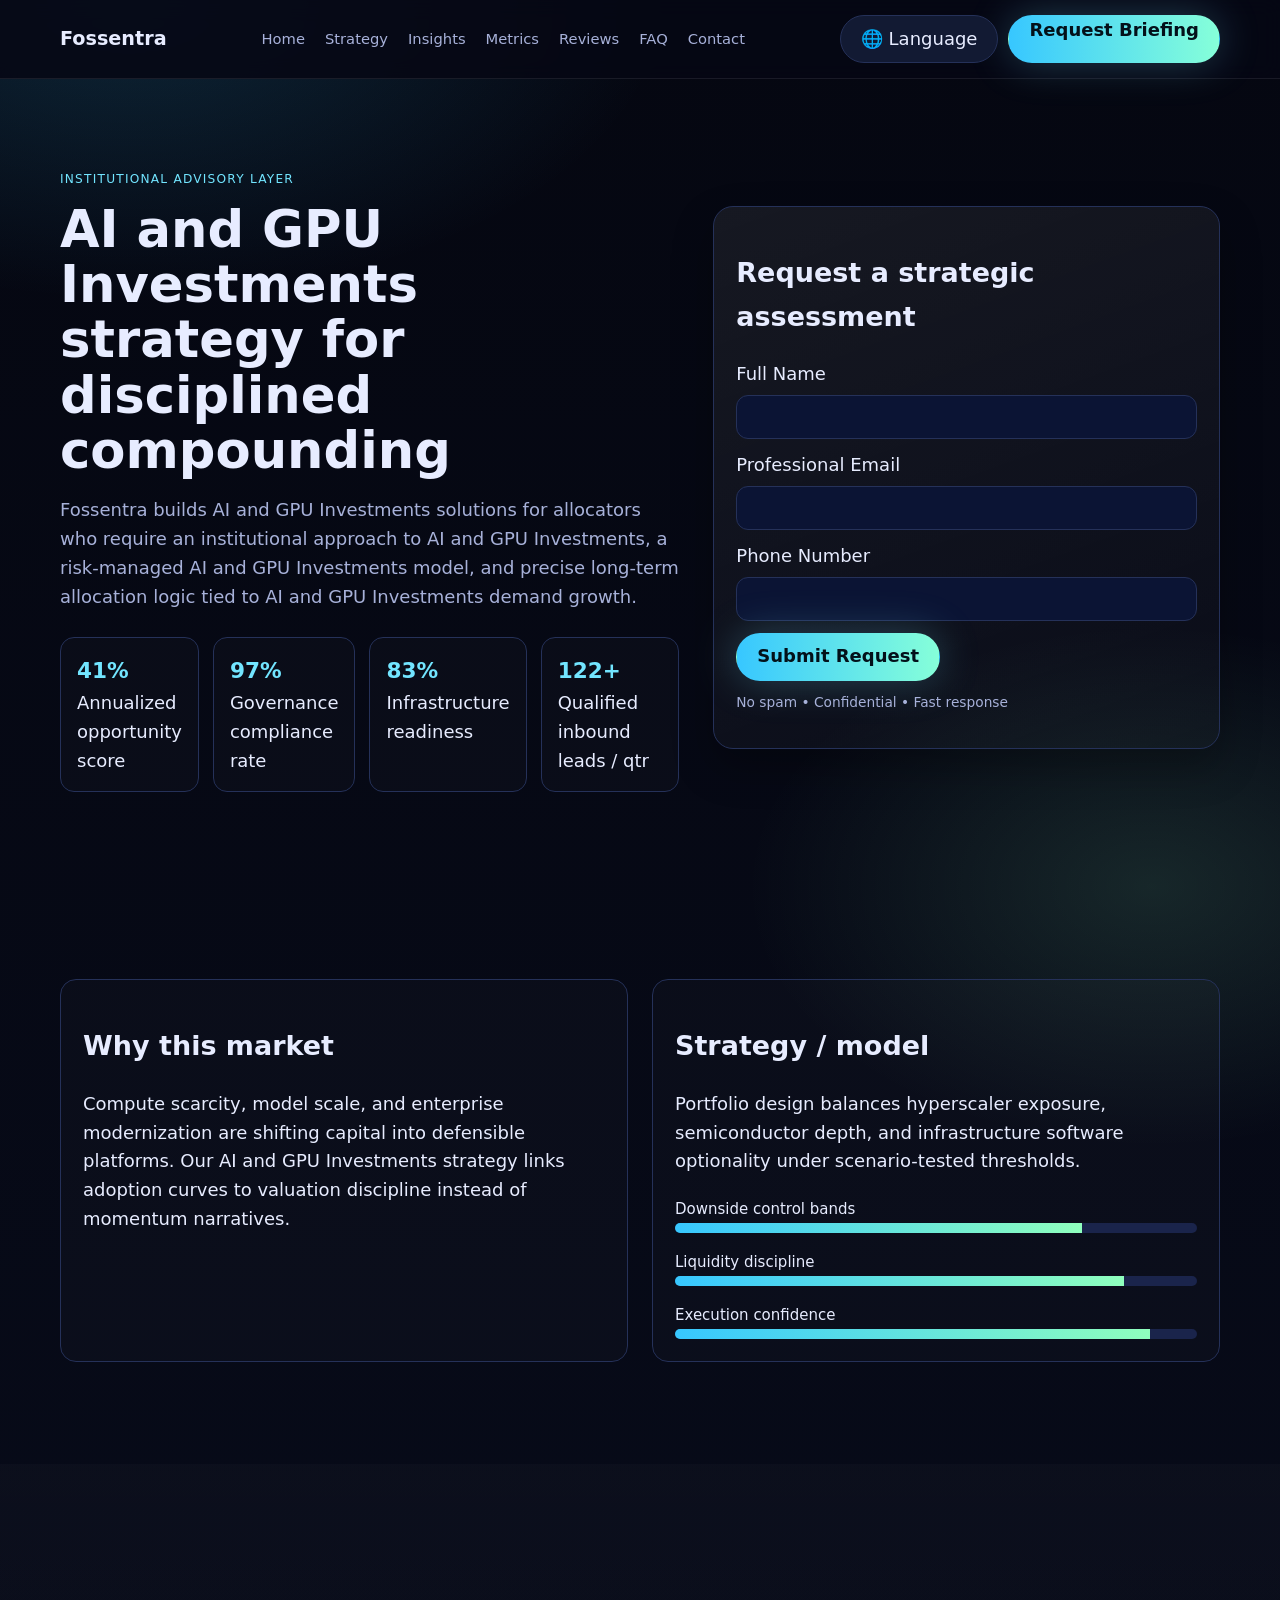
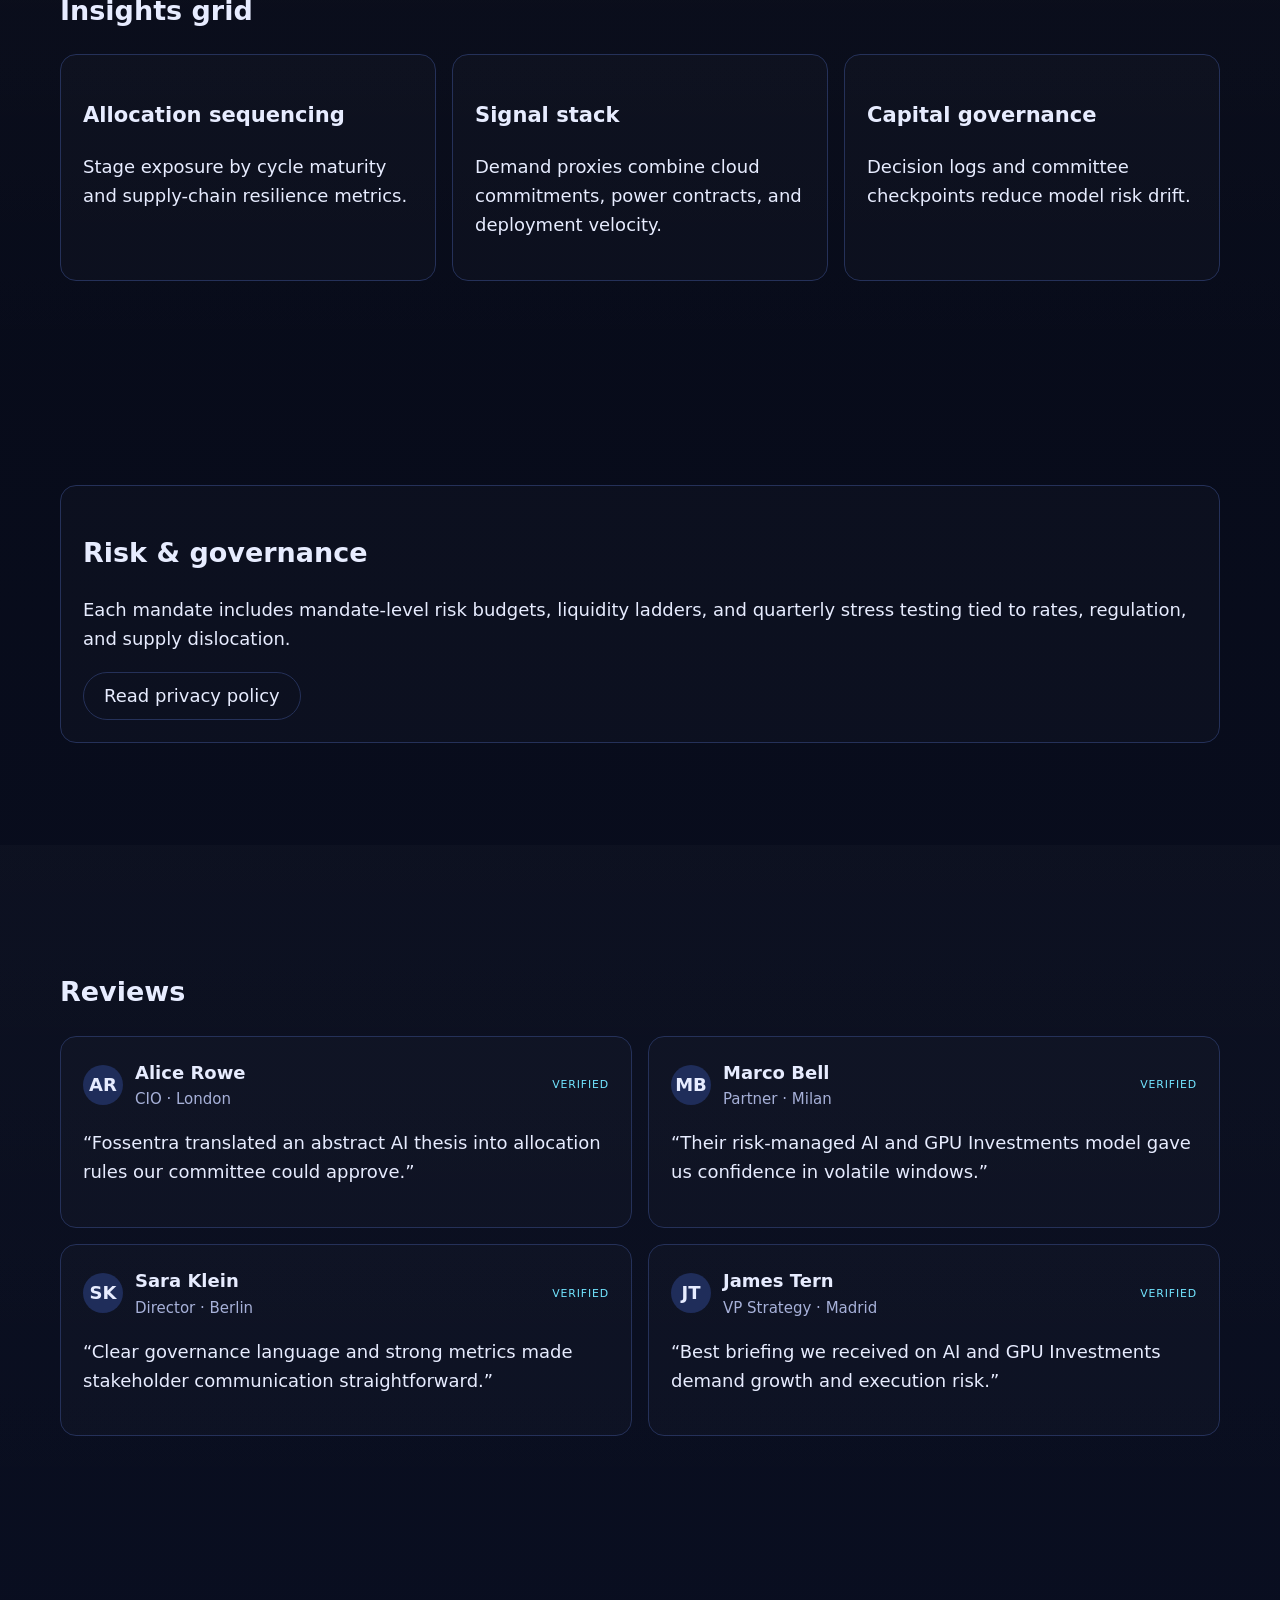
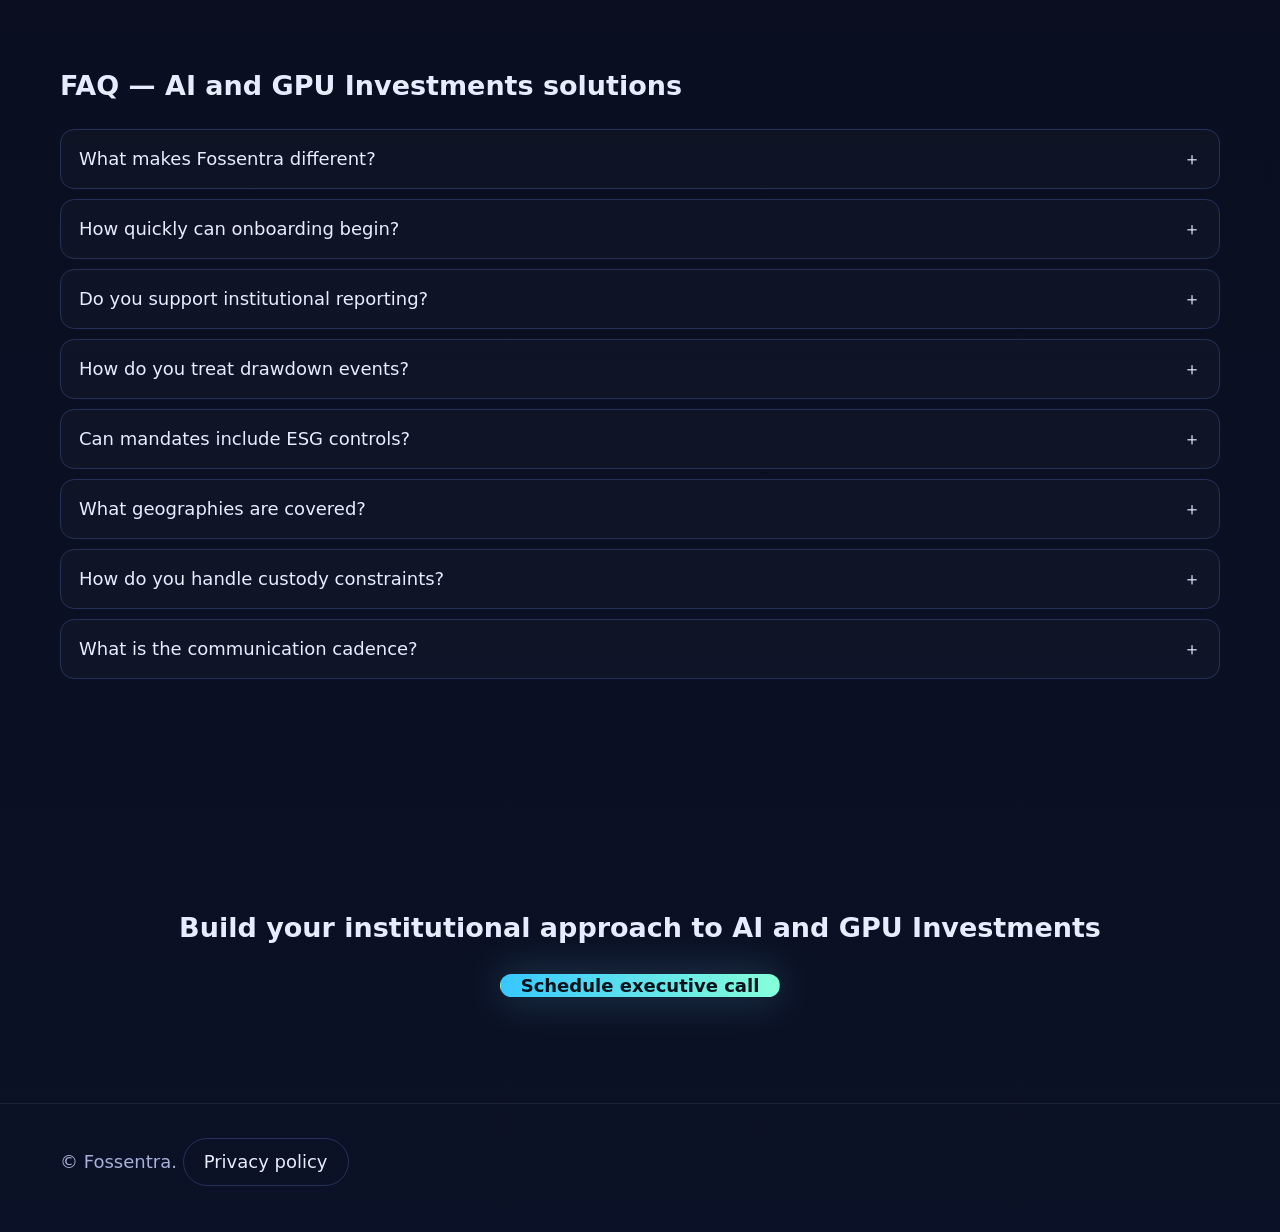
<file: index.html>
<!doctype html>
<html lang="en">
<head>
  <meta charset="UTF-8">
  <meta name="viewport" content="width=device-width, initial-scale=1.0">
  <title>Fossentra | AI and GPU Investments Strategy for Institutional Growth</title>
  <meta name="description" content="Fossentra delivers AI and GPU Investments strategy with risk-managed AI and GPU Investments model, institutional governance, and long-term allocation logic for decision-makers.">
  <link rel="canonical" href="https://www.fossentra.com/index.html">
  <link rel="alternate" hreflang="en" href="https://www.fossentra.com/index.html">
  <link rel="alternate" hreflang="de" href="https://www.fossentra.com/de/index.html">
  <link rel="alternate" hreflang="fr" href="https://www.fossentra.com/fr/index.html">
  <link rel="alternate" hreflang="es" href="https://www.fossentra.com/es/index.html">
  <link rel="alternate" hreflang="it" href="https://www.fossentra.com/it/index.html">
  <link rel="alternate" hreflang="x-default" href="https://www.fossentra.com/index.html">
  <meta property="og:title" content="Fossentra | AI and GPU Investments Strategy">
  <meta property="og:description" content="Institutional approach to AI and GPU Investments with transparent controls, metrics, and execution frameworks.">
  <meta property="og:type" content="website">
  <meta property="og:url" content="https://www.fossentra.com/index.html">
  <meta name="twitter:card" content="summary_large_image">
  <meta name="twitter:title" content="Fossentra AI and GPU Investments solutions">
  <meta name="twitter:description" content="Explore risk-managed AI and GPU Investments model and long-term allocation logic.">
  <link rel="stylesheet" href="assets/style.css">
  <script defer src="assets/app.js"></script>
</head>
<body>
<header class="site-header"><div class="container header-inner">
  <a class="brand" href="#home">Fossentra</a>
  <nav class="nav" aria-label="Primary">
    <a href="#home">Home</a><a href="#strategy">Strategy</a><a href="#insights">Insights</a><a href="#metrics">Metrics</a><a href="#reviews">Reviews</a><a href="#faq">FAQ</a><a href="#contact">Contact</a>
  </nav>
  <div class="desktop-only" style="display:flex;align-items:center;gap:10px;">
    <div class="lang-switch"><button class="lang-trigger btn" aria-label="Choose language">🌐 Language</button><div class="lang-menu" role="menu">
      <a href="index.html">🇬🇧 English</a><a href="de/index.html">🇩🇪 Deutsch</a><a href="fr/index.html">🇫🇷 Français</a><a href="es/index.html">🇪🇸 Español</a><a href="it/index.html">🇮🇹 Italiano</a>
    </div></div>
    <a class="btn btn-primary" href="#contact">Request Briefing</a>
  </div>
  <button class="mobile-toggle btn" data-open-drawer aria-label="Open menu">☰</button>
</div></header>
<div class="drawer-backdrop"></div>
<aside class="drawer" aria-label="Mobile menu"><button class="close btn" data-close-drawer aria-label="Close menu">✕</button>
  <a href="#home">Home</a><a href="#strategy">Strategy</a><a href="#insights">Insights</a><a href="#metrics">Metrics</a><a href="#reviews">Reviews</a><a href="#faq">FAQ</a><a href="#contact">Contact</a>
  <div class="lang-inline"><a href="index.html">🇬🇧 English</a><a href="de/index.html">🇩🇪 Deutsch</a><a href="fr/index.html">🇫🇷 Français</a><a href="es/index.html">🇪🇸 Español</a><a href="it/index.html">🇮🇹 Italiano</a></div>
</aside>

<main>
<section class="hero" id="home"><div class="container hero-grid">
  <div data-reveal><span class="small-label">Institutional advisory layer</span>
    <h1>AI and GPU Investments strategy for disciplined compounding</h1>
    <p class="lead">Fossentra builds AI and GPU Investments solutions for allocators who require an institutional approach to AI and GPU Investments, a risk-managed AI and GPU Investments model, and precise long-term allocation logic tied to AI and GPU Investments demand growth.</p>
    <div class="kpi-strip">
      <div class="kpi"><strong data-counter="41">0%</strong>Annualized opportunity score</div>
      <div class="kpi"><strong data-counter="97">0%</strong>Governance compliance rate</div>
      <div class="kpi"><strong data-counter="83">0%</strong>Infrastructure readiness</div>
      <div class="kpi"><strong data-counter="122">0+</strong>Qualified inbound leads / qtr</div>
    </div>
  </div>
  <div class="hero-card" id="contact" data-reveal>
    <h2>Request a strategic assessment</h2>
    <form class="lead-form" novalidate>
      <label class="field">Full Name<input name="fullname" required minlength="4"></label>
      <label class="field">Professional Email<input name="email" type="email" required></label>
      <label class="field">Phone Number<input name="phone" required minlength="6"></label>
      <button class="btn btn-primary" type="submit">Submit Request</button>
    </form>
    <p class="microcopy">No spam • Confidential • Fast response</p>
  </div>
</div></section>

<section class="section" id="metrics"><div class="container grid-2">
  <article class="card" data-reveal><h2>Why this market</h2><p>Compute scarcity, model scale, and enterprise modernization are shifting capital into defensible platforms. Our AI and GPU Investments strategy links adoption curves to valuation discipline instead of momentum narratives.</p></article>
  <article class="card" id="strategy" data-reveal><h2>Strategy / model</h2><p>Portfolio design balances hyperscaler exposure, semiconductor depth, and infrastructure software optionality under scenario-tested thresholds.</p>
    <div class="progress"><div><small>Downside control bands</small><div class="bar-track"><div class="bar-fill" data-value="78"></div></div></div><div><small>Liquidity discipline</small><div class="bar-track"><div class="bar-fill" data-value="86"></div></div></div><div><small>Execution confidence</small><div class="bar-track"><div class="bar-fill" data-value="91"></div></div></div></div>
  </article>
</div></section>

<section class="section section-alt" id="insights"><div class="container"><h2>Insights grid</h2><div class="insights">
  <article class="card" data-reveal><h3>Allocation sequencing</h3><p>Stage exposure by cycle maturity and supply-chain resilience metrics.</p></article>
  <article class="card" data-reveal><h3>Signal stack</h3><p>Demand proxies combine cloud commitments, power contracts, and deployment velocity.</p></article>
  <article class="card" data-reveal><h3>Capital governance</h3><p>Decision logs and committee checkpoints reduce model risk drift.</p></article>
</div></div></section>

<section class="section"><div class="container card" data-reveal><h2>Risk & governance</h2><p>Each mandate includes mandate-level risk budgets, liquidity ladders, and quarterly stress testing tied to rates, regulation, and supply dislocation.</p><button class="btn btn-ghost" data-open-modal>Read privacy policy</button></div></section>

<section class="section section-alt" id="reviews"><div class="container"><h2>Reviews</h2><div class="reviews">
  <article class="card review" data-reveal><div class="top"><div class="initials">AR</div><div><strong>Alice Rowe</strong><small>CIO · London</small></div><span class="verified">VERIFIED</span></div><p>“Fossentra translated an abstract AI thesis into allocation rules our committee could approve.”</p></article>
  <article class="card review" data-reveal><div class="top"><div class="initials">MB</div><div><strong>Marco Bell</strong><small>Partner · Milan</small></div><span class="verified">VERIFIED</span></div><p>“Their risk-managed AI and GPU Investments model gave us confidence in volatile windows.”</p></article>
  <article class="card review" data-reveal><div class="top"><div class="initials">SK</div><div><strong>Sara Klein</strong><small>Director · Berlin</small></div><span class="verified">VERIFIED</span></div><p>“Clear governance language and strong metrics made stakeholder communication straightforward.”</p></article>
  <article class="card review" data-reveal><div class="top"><div class="initials">JT</div><div><strong>James Tern</strong><small>VP Strategy · Madrid</small></div><span class="verified">VERIFIED</span></div><p>“Best briefing we received on AI and GPU Investments demand growth and execution risk.”</p></article>
</div></div></section>

<section class="section" id="faq"><div class="container"><h2>FAQ — AI and GPU Investments solutions</h2><div class="accordion">
  <article class="acc-item"><button class="acc-btn" aria-expanded="false">What makes Fossentra different?<span class="icon">＋</span></button><div class="acc-panel"><p>We combine market intelligence, risk operations, and implementation governance in one decision layer.</p></div></article>
  <article class="acc-item"><button class="acc-btn" aria-expanded="false">How quickly can onboarding begin?<span class="icon">＋</span></button><div class="acc-panel"><p>Typical onboarding starts within 7 business days after mandate and compliance checks.</p></div></article>
  <article class="acc-item"><button class="acc-btn" aria-expanded="false">Do you support institutional reporting?<span class="icon">＋</span></button><div class="acc-panel"><p>Yes, including risk snapshots, attribution, and quarterly board-ready summaries.</p></div></article>
  <article class="acc-item"><button class="acc-btn" aria-expanded="false">How do you treat drawdown events?<span class="icon">＋</span></button><div class="acc-panel"><p>Predefined threshold actions and liquidity buffers limit forced reaction during stress.</p></div></article>
  <article class="acc-item"><button class="acc-btn" aria-expanded="false">Can mandates include ESG controls?<span class="icon">＋</span></button><div class="acc-panel"><p>Yes, we can include sector exclusions and energy-efficiency constraints where required.</p></div></article>
  <article class="acc-item"><button class="acc-btn" aria-expanded="false">What geographies are covered?<span class="icon">＋</span></button><div class="acc-panel"><p>North America, Europe, and selected Asia-Pacific ecosystems are covered continuously.</p></div></article>
  <article class="acc-item"><button class="acc-btn" aria-expanded="false">How do you handle custody constraints?<span class="icon">＋</span></button><div class="acc-panel"><p>Execution is mapped to approved counterparties and jurisdiction-specific legal controls.</p></div></article>
  <article class="acc-item"><button class="acc-btn" aria-expanded="false">What is the communication cadence?<span class="icon">＋</span></button><div class="acc-panel"><p>Weekly market updates and monthly strategy calls, with ad-hoc alerts for material events.</p></div></article>
</div></div></section>

<section class="section final-cta"><div class="container" data-reveal><h2>Build your institutional approach to AI and GPU Investments</h2><a class="btn btn-primary" href="#contact">Schedule executive call</a></div></section>
</main>

<footer><div class="container">© Fossentra. <button class="btn btn-ghost" data-open-modal>Privacy policy</button></div></footer>

<div class="modal-backdrop" aria-hidden="true"><div class="modal" role="dialog" aria-modal="true" aria-label="Privacy policy">
  <button class="modal-close" data-close-modal aria-label="Close privacy modal">✕</button>
  <h2>Privacy policy</h2>
  <p>We collect contact and usage data to assess investment requests, deliver updates, and secure platform performance.</p>
  <h3>Data collection</h3><p>Name, business email, phone number, and interaction logs.</p>
  <h3>Legal basis</h3><p>Legitimate interest, contract preparation, and consent for optional communications.</p>
  <h3>Cookies</h3><p>Essential analytics and preference cookies support site quality and language experience.</p>
  <h3>Retention</h3><p>Lead records are retained only as long as required for compliance and service continuity.</p>
  <h3>Third-party sharing</h3><p>Data is shared with vetted processors under strict confidentiality terms.</p>
  <h3>Security</h3><p>Encryption in transit, restricted access, and audit logging are enforced.</p>
  <h3>User rights</h3><p>You can request access, correction, deletion, and processing restriction.</p>
  <h3>International transfers</h3><p>Cross-border transfers rely on contractual safeguards and jurisdictional adequacy checks.</p>
  <h3>Industry risk disclosure</h3><p>AI and GPU Investments involve market, liquidity, and technology-cycle risks; outcomes are not guaranteed.</p>
  <button class="btn btn-primary" data-close-modal>Close</button>
</div></div>

<div class="toast" role="status" aria-live="polite">Request submitted successfully.</div>

<script type="application/ld+json">{"@context":"https://schema.org","@graph":[{"@type":"Organization","name":"Fossentra","url":"https://www.fossentra.com","logo":"https://www.fossentra.com/assets/img/logo.png"},{"@type":"WebSite","name":"Fossentra","url":"https://www.fossentra.com/index.html","inLanguage":"en"},{"@type":"FAQPage","mainEntity":[{"@type":"Question","name":"What makes Fossentra different?","acceptedAnswer":{"@type":"Answer","text":"Fossentra combines market intelligence, risk operations, and implementation governance."}},{"@type":"Question","name":"How quickly can onboarding begin?","acceptedAnswer":{"@type":"Answer","text":"Onboarding usually starts within 7 business days."}}]}]}</script>
</body>
</html>
</file>
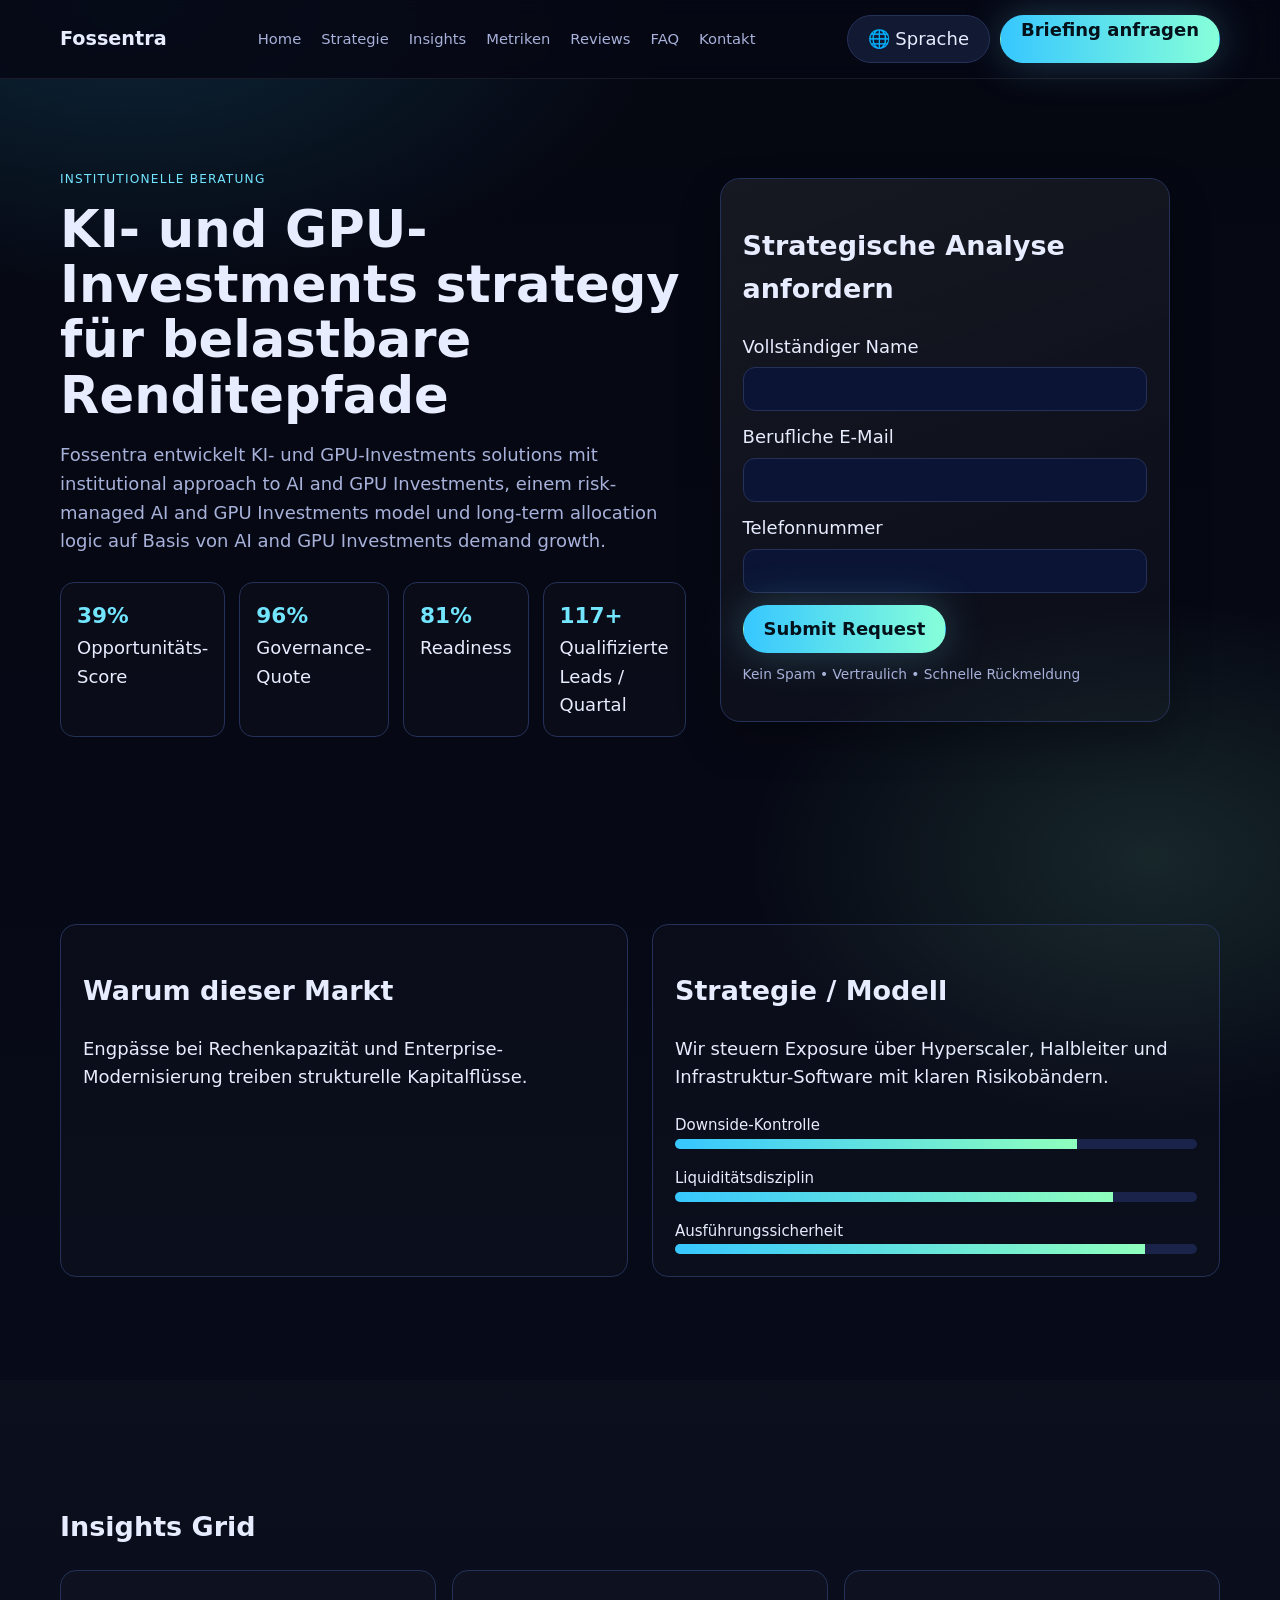
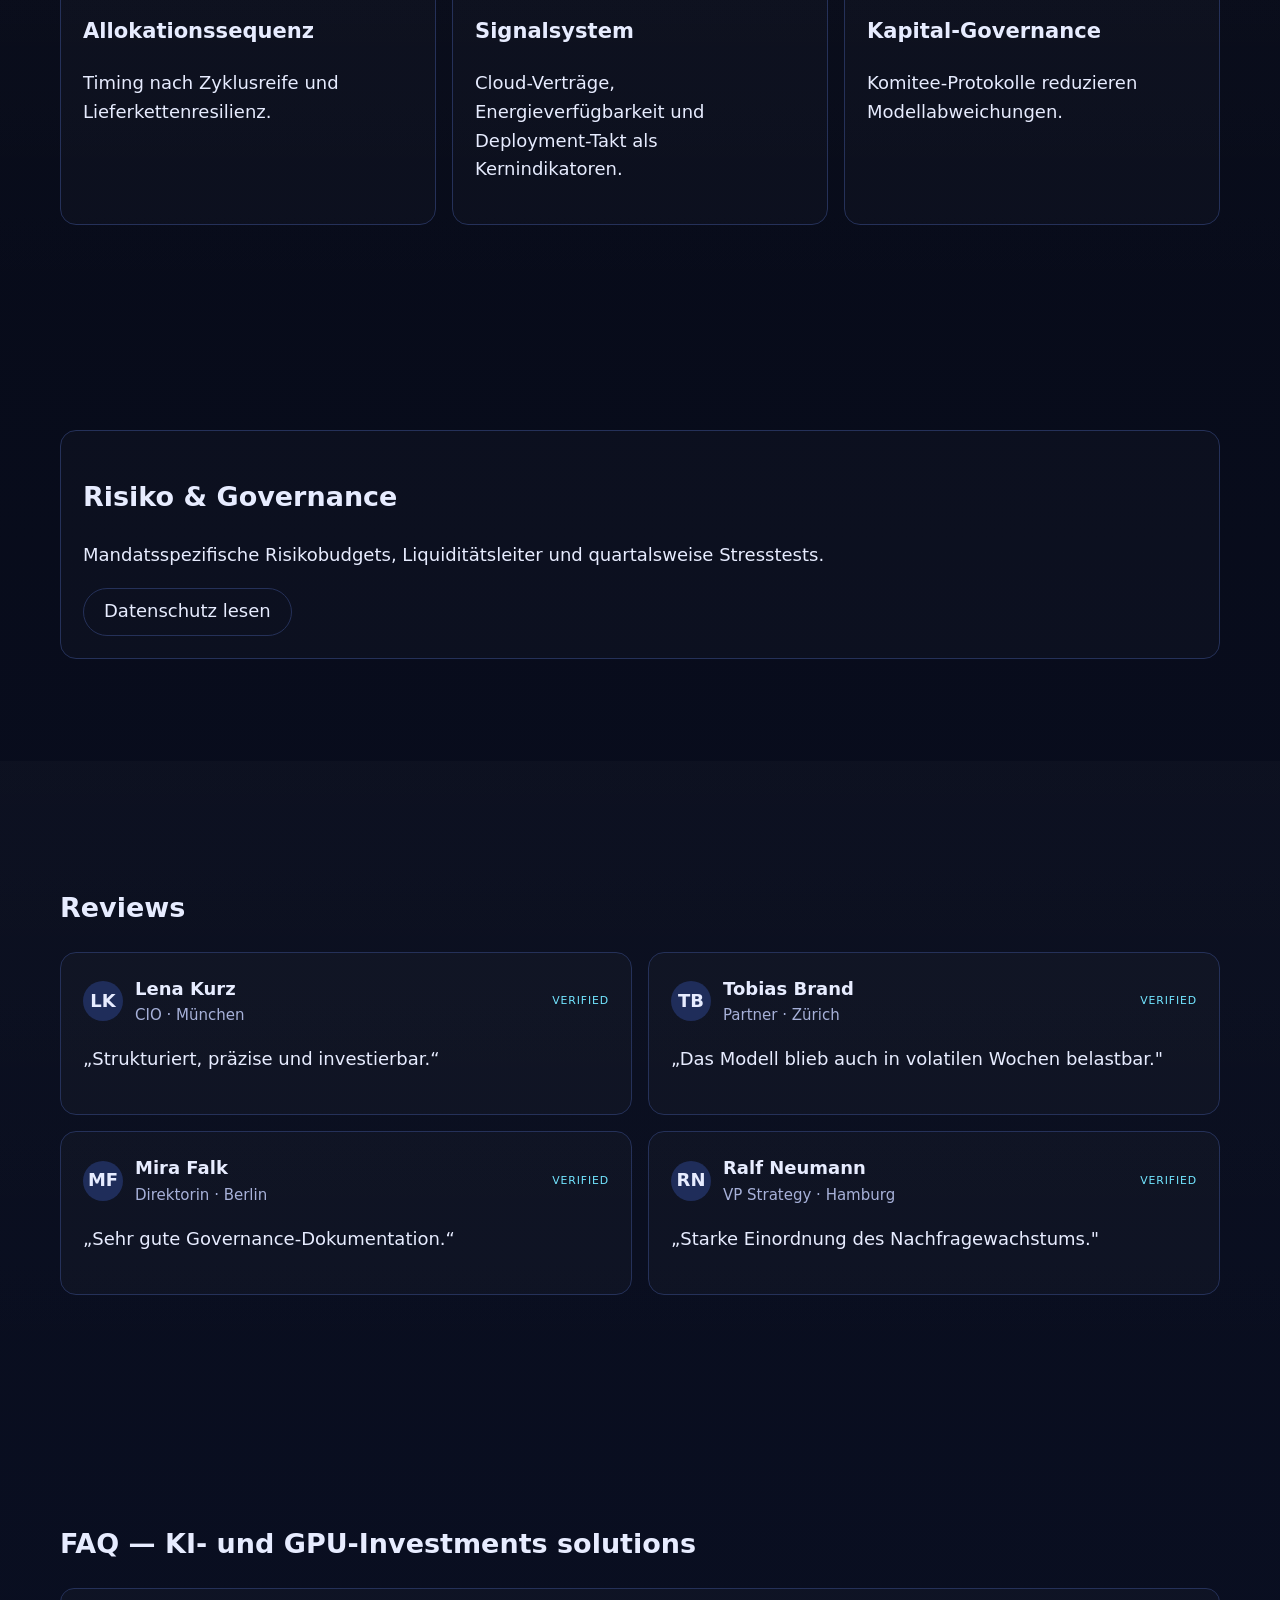
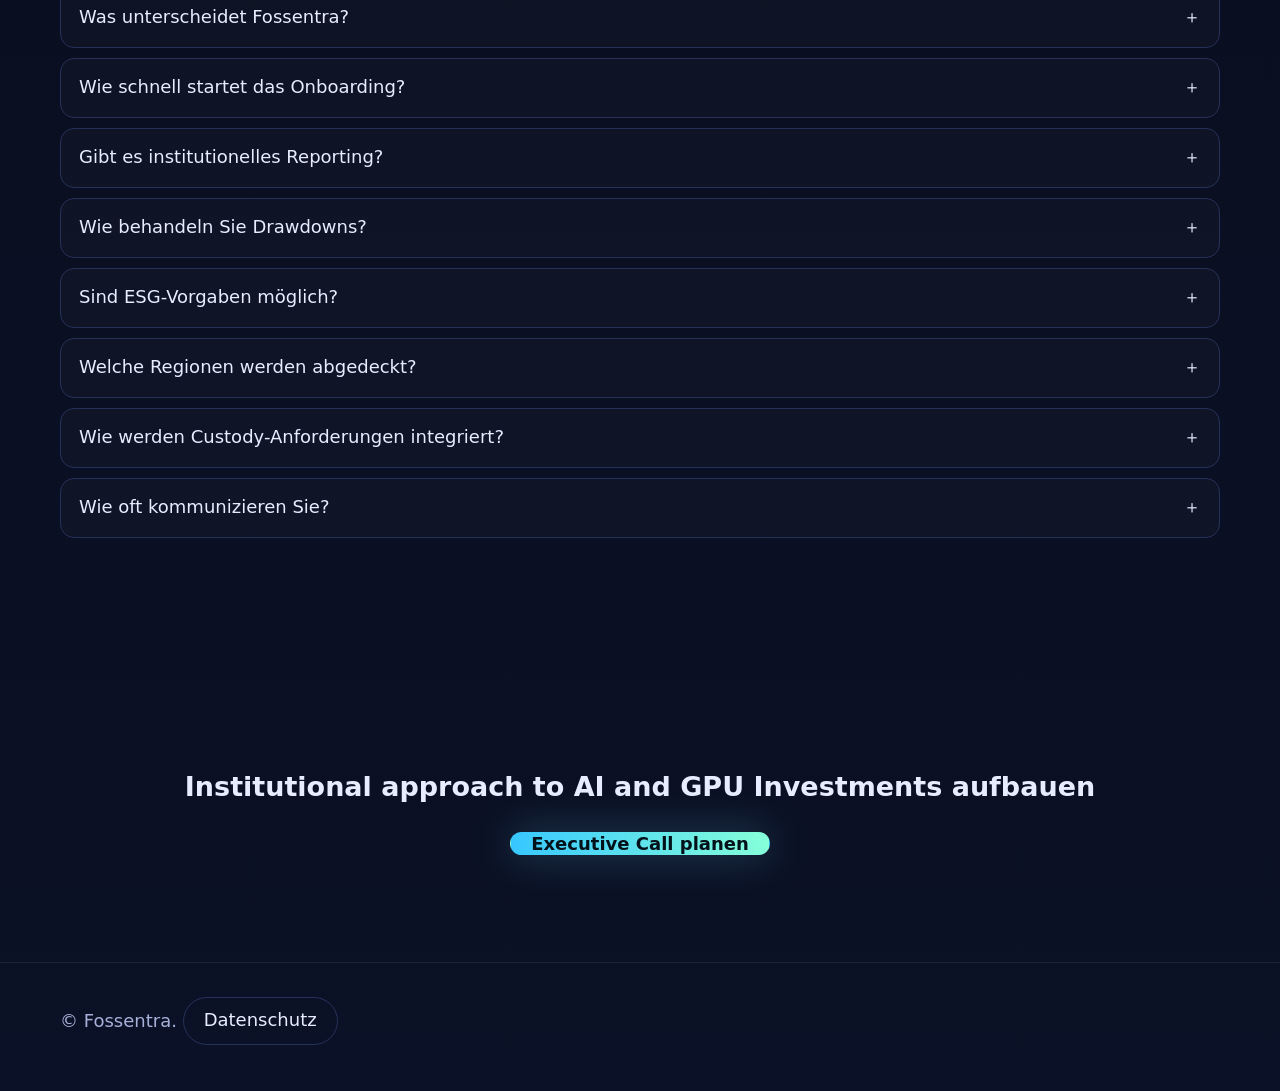
<file: de/index.html>
<!doctype html><html lang="de"><head>
<meta charset="UTF-8"><meta name="viewport" content="width=device-width, initial-scale=1.0">
<title>Fossentra | KI- und GPU-Investments Strategie für institutionelles Wachstum</title>
<meta name="description" content="Fossentra bietet KI- und GPU-Investments strategy mit risk-managed KI- und GPU-Investments model, klarer Governance und langfristiger Allokationslogik.">
<link rel="canonical" href="https://www.fossentra.com/de/index.html">
<link rel="alternate" hreflang="en" href="https://www.fossentra.com/index.html"><link rel="alternate" hreflang="de" href="https://www.fossentra.com/de/index.html"><link rel="alternate" hreflang="fr" href="https://www.fossentra.com/fr/index.html"><link rel="alternate" hreflang="es" href="https://www.fossentra.com/es/index.html"><link rel="alternate" hreflang="it" href="https://www.fossentra.com/it/index.html"><link rel="alternate" hreflang="x-default" href="https://www.fossentra.com/index.html">
<meta property="og:title" content="Fossentra | KI- und GPU-Investments Strategie"><meta property="og:description" content="Institutional approach to AI and GPU Investments für professionelle Entscheider."><meta property="og:type" content="website"><meta property="og:url" content="https://www.fossentra.com/de/index.html"><meta name="twitter:card" content="summary_large_image"><meta name="twitter:title" content="Fossentra KI- und GPU-Investments solutions"><meta name="twitter:description" content="Risk-managed AI and GPU Investments model mit messbaren Kennzahlen.">
<link rel="stylesheet" href="../assets/style.css"><script defer src="../assets/app.js"></script></head><body>
<header class="site-header"><div class="container header-inner"><a class="brand" href="#home">Fossentra</a><nav class="nav"><a href="#home">Home</a><a href="#strategy">Strategie</a><a href="#insights">Insights</a><a href="#metrics">Metriken</a><a href="#reviews">Reviews</a><a href="#faq">FAQ</a><a href="#contact">Kontakt</a></nav><div class="desktop-only" style="display:flex;align-items:center;gap:10px;"><div class="lang-switch"><button class="lang-trigger btn">🌐 Sprache</button><div class="lang-menu"><a href="../index.html">🇬🇧 English</a><a href="../de/index.html">🇩🇪 Deutsch</a><a href="../fr/index.html">🇫🇷 Français</a><a href="../es/index.html">🇪🇸 Español</a><a href="../it/index.html">🇮🇹 Italiano</a></div></div><a class="btn btn-primary" href="#contact">Briefing anfragen</a></div><button class="mobile-toggle btn" data-open-drawer>☰</button></div></header>
<div class="drawer-backdrop"></div><aside class="drawer"><button class="close btn" data-close-drawer>✕</button><a href="#home">Home</a><a href="#strategy">Strategie</a><a href="#insights">Insights</a><a href="#metrics">Metriken</a><a href="#reviews">Reviews</a><a href="#faq">FAQ</a><a href="#contact">Kontakt</a><div class="lang-inline"><a href="../index.html">🇬🇧 English</a><a href="../de/index.html">🇩🇪 Deutsch</a><a href="../fr/index.html">🇫🇷 Français</a><a href="../es/index.html">🇪🇸 Español</a><a href="../it/index.html">🇮🇹 Italiano</a></div></aside>
<main>
<section class="hero" id="home"><div class="container hero-grid"><div data-reveal><span class="small-label">Institutionelle Beratung</span><h1>KI- und GPU-Investments strategy für belastbare Renditepfade</h1><p class="lead">Fossentra entwickelt KI- und GPU-Investments solutions mit institutional approach to AI and GPU Investments, einem risk-managed AI and GPU Investments model und long-term allocation logic auf Basis von AI and GPU Investments demand growth.</p><div class="kpi-strip"><div class="kpi"><strong data-counter="39">0%</strong>Opportunitäts-Score</div><div class="kpi"><strong data-counter="96">0%</strong>Governance-Quote</div><div class="kpi"><strong data-counter="81">0%</strong>Readiness</div><div class="kpi"><strong data-counter="117">0+</strong>Qualifizierte Leads / Quartal</div></div></div><div class="hero-card" id="contact" data-reveal><h2>Strategische Analyse anfordern</h2><form class="lead-form" novalidate><label class="field">Vollständiger Name<input name="fullname" required minlength="4"></label><label class="field">Berufliche E-Mail<input name="email" type="email" required></label><label class="field">Telefonnummer<input name="phone" required minlength="6"></label><button class="btn btn-primary" type="submit">Submit Request</button></form><p class="microcopy">Kein Spam • Vertraulich • Schnelle Rückmeldung</p></div></div></section>
<section class="section" id="metrics"><div class="container grid-2"><article class="card" data-reveal><h2>Warum dieser Markt</h2><p>Engpässe bei Rechenkapazität und Enterprise-Modernisierung treiben strukturelle Kapitalflüsse.</p></article><article class="card" id="strategy" data-reveal><h2>Strategie / Modell</h2><p>Wir steuern Exposure über Hyperscaler, Halbleiter und Infrastruktur-Software mit klaren Risikobändern.</p><div class="progress"><div><small>Downside-Kontrolle</small><div class="bar-track"><div class="bar-fill" data-value="77"></div></div></div><div><small>Liquiditätsdisziplin</small><div class="bar-track"><div class="bar-fill" data-value="84"></div></div></div><div><small>Ausführungssicherheit</small><div class="bar-track"><div class="bar-fill" data-value="90"></div></div></div></div></article></div></section>
<section class="section section-alt" id="insights"><div class="container"><h2>Insights Grid</h2><div class="insights"><article class="card" data-reveal><h3>Allokationssequenz</h3><p>Timing nach Zyklusreife und Lieferkettenresilienz.</p></article><article class="card" data-reveal><h3>Signalsystem</h3><p>Cloud-Verträge, Energieverfügbarkeit und Deployment-Takt als Kernindikatoren.</p></article><article class="card" data-reveal><h3>Kapital-Governance</h3><p>Komitee-Protokolle reduzieren Modellabweichungen.</p></article></div></div></section>
<section class="section"><div class="container card" data-reveal><h2>Risiko & Governance</h2><p>Mandatsspezifische Risikobudgets, Liquiditätsleiter und quartalsweise Stresstests.</p><button class="btn btn-ghost" data-open-modal>Datenschutz lesen</button></div></section>
<section class="section section-alt" id="reviews"><div class="container"><h2>Reviews</h2><div class="reviews"><article class="card review"><div class="top"><div class="initials">LK</div><div><strong>Lena Kurz</strong><small>CIO · München</small></div><span class="verified">VERIFIED</span></div><p>„Strukturiert, präzise und investierbar.“</p></article><article class="card review"><div class="top"><div class="initials">TB</div><div><strong>Tobias Brand</strong><small>Partner · Zürich</small></div><span class="verified">VERIFIED</span></div><p>„Das Modell blieb auch in volatilen Wochen belastbar."</p></article><article class="card review"><div class="top"><div class="initials">MF</div><div><strong>Mira Falk</strong><small>Direktorin · Berlin</small></div><span class="verified">VERIFIED</span></div><p>„Sehr gute Governance-Dokumentation.“</p></article><article class="card review"><div class="top"><div class="initials">RN</div><div><strong>Ralf Neumann</strong><small>VP Strategy · Hamburg</small></div><span class="verified">VERIFIED</span></div><p>„Starke Einordnung des Nachfragewachstums."</p></article></div></div></section>
<section class="section" id="faq"><div class="container"><h2>FAQ — KI- und GPU-Investments solutions</h2><div class="accordion">
<article class="acc-item"><button class="acc-btn" aria-expanded="false">Was unterscheidet Fossentra?<span class="icon">＋</span></button><div class="acc-panel"><p>Marktanalyse, Risiko-Operations und Governance in einem Framework.</p></div></article>
<article class="acc-item"><button class="acc-btn" aria-expanded="false">Wie schnell startet das Onboarding?<span class="icon">＋</span></button><div class="acc-panel"><p>Üblicherweise innerhalb von sieben Werktagen.</p></div></article>
<article class="acc-item"><button class="acc-btn" aria-expanded="false">Gibt es institutionelles Reporting?<span class="icon">＋</span></button><div class="acc-panel"><p>Ja, inkl. Risiko-Snapshots und Attribution.</p></div></article>
<article class="acc-item"><button class="acc-btn" aria-expanded="false">Wie behandeln Sie Drawdowns?<span class="icon">＋</span></button><div class="acc-panel"><p>Vordefinierte Schwellen und Liquiditätsreserven.</p></div></article>
<article class="acc-item"><button class="acc-btn" aria-expanded="false">Sind ESG-Vorgaben möglich?<span class="icon">＋</span></button><div class="acc-panel"><p>Ja, je nach Mandat.</p></div></article>
<article class="acc-item"><button class="acc-btn" aria-expanded="false">Welche Regionen werden abgedeckt?<span class="icon">＋</span></button><div class="acc-panel"><p>Nordamerika, Europa und selektives APAC.</p></div></article>
<article class="acc-item"><button class="acc-btn" aria-expanded="false">Wie werden Custody-Anforderungen integriert?<span class="icon">＋</span></button><div class="acc-panel"><p>Über freigegebene Gegenparteien und juristische Kontrollen.</p></div></article>
<article class="acc-item"><button class="acc-btn" aria-expanded="false">Wie oft kommunizieren Sie?<span class="icon">＋</span></button><div class="acc-panel"><p>Wöchentliches Update, monatlicher Strategietermin.</p></div></article>
</div></div></section>
<section class="section final-cta"><div class="container"><h2>Institutional approach to AI and GPU Investments aufbauen</h2><a class="btn btn-primary" href="#contact">Executive Call planen</a></div></section>
</main><footer><div class="container">© Fossentra. <button class="btn btn-ghost" data-open-modal>Datenschutz</button></div></footer>
<div class="modal-backdrop"><div class="modal" role="dialog" aria-modal="true"><button class="modal-close" data-close-modal>✕</button><h2>Datenschutzrichtlinie</h2><p>Wir erfassen Kontakt- und Nutzungsdaten zur Bearbeitung von Anfragen und zur Sicherheit der Plattform.</p><h3>Datenerhebung</h3><p>Name, geschäftliche E-Mail, Telefonnummer und Interaktionsprotokolle.</p><h3>Rechtsgrundlage</h3><p>Berechtigtes Interesse, Vertragsanbahnung und Einwilligung.</p><h3>Cookies</h3><p>Essenzielle Analyse- und Präferenz-Cookies.</p><h3>Speicherdauer</h3><p>Nur so lange wie für Compliance und Service notwendig.</p><h3>Drittanbieterweitergabe</h3><p>Nur an geprüfte Dienstleister unter Vertraulichkeitsauflagen.</p><h3>Sicherheit</h3><p>Verschlüsselung, Zugriffskontrollen und Audit-Logs.</p><h3>Betroffenenrechte</h3><p>Auskunft, Berichtigung, Löschung und Einschränkung.</p><h3>Internationale Übermittlungen</h3><p>Mit vertraglichen Schutzmechanismen und Angemessenheitsprüfungen.</p><h3>Branchen-Risikohinweis</h3><p>KI- und GPU-Investments bergen Markt-, Liquiditäts- und Technologiezyklusrisiken.</p><button class="btn btn-primary" data-close-modal>Schließen</button></div></div><div class="toast">Anfrage erfolgreich übermittelt.</div>
<script type="application/ld+json">{"@context":"https://schema.org","@graph":[{"@type":"Organization","name":"Fossentra","url":"https://www.fossentra.com"},{"@type":"WebSite","name":"Fossentra DE","url":"https://www.fossentra.com/de/index.html","inLanguage":"de"},{"@type":"FAQPage","mainEntity":[{"@type":"Question","name":"Was unterscheidet Fossentra?","acceptedAnswer":{"@type":"Answer","text":"Kombination aus Marktanalyse, Risiko-Operations und Governance."}}]}]}</script>
</body></html>
</file>
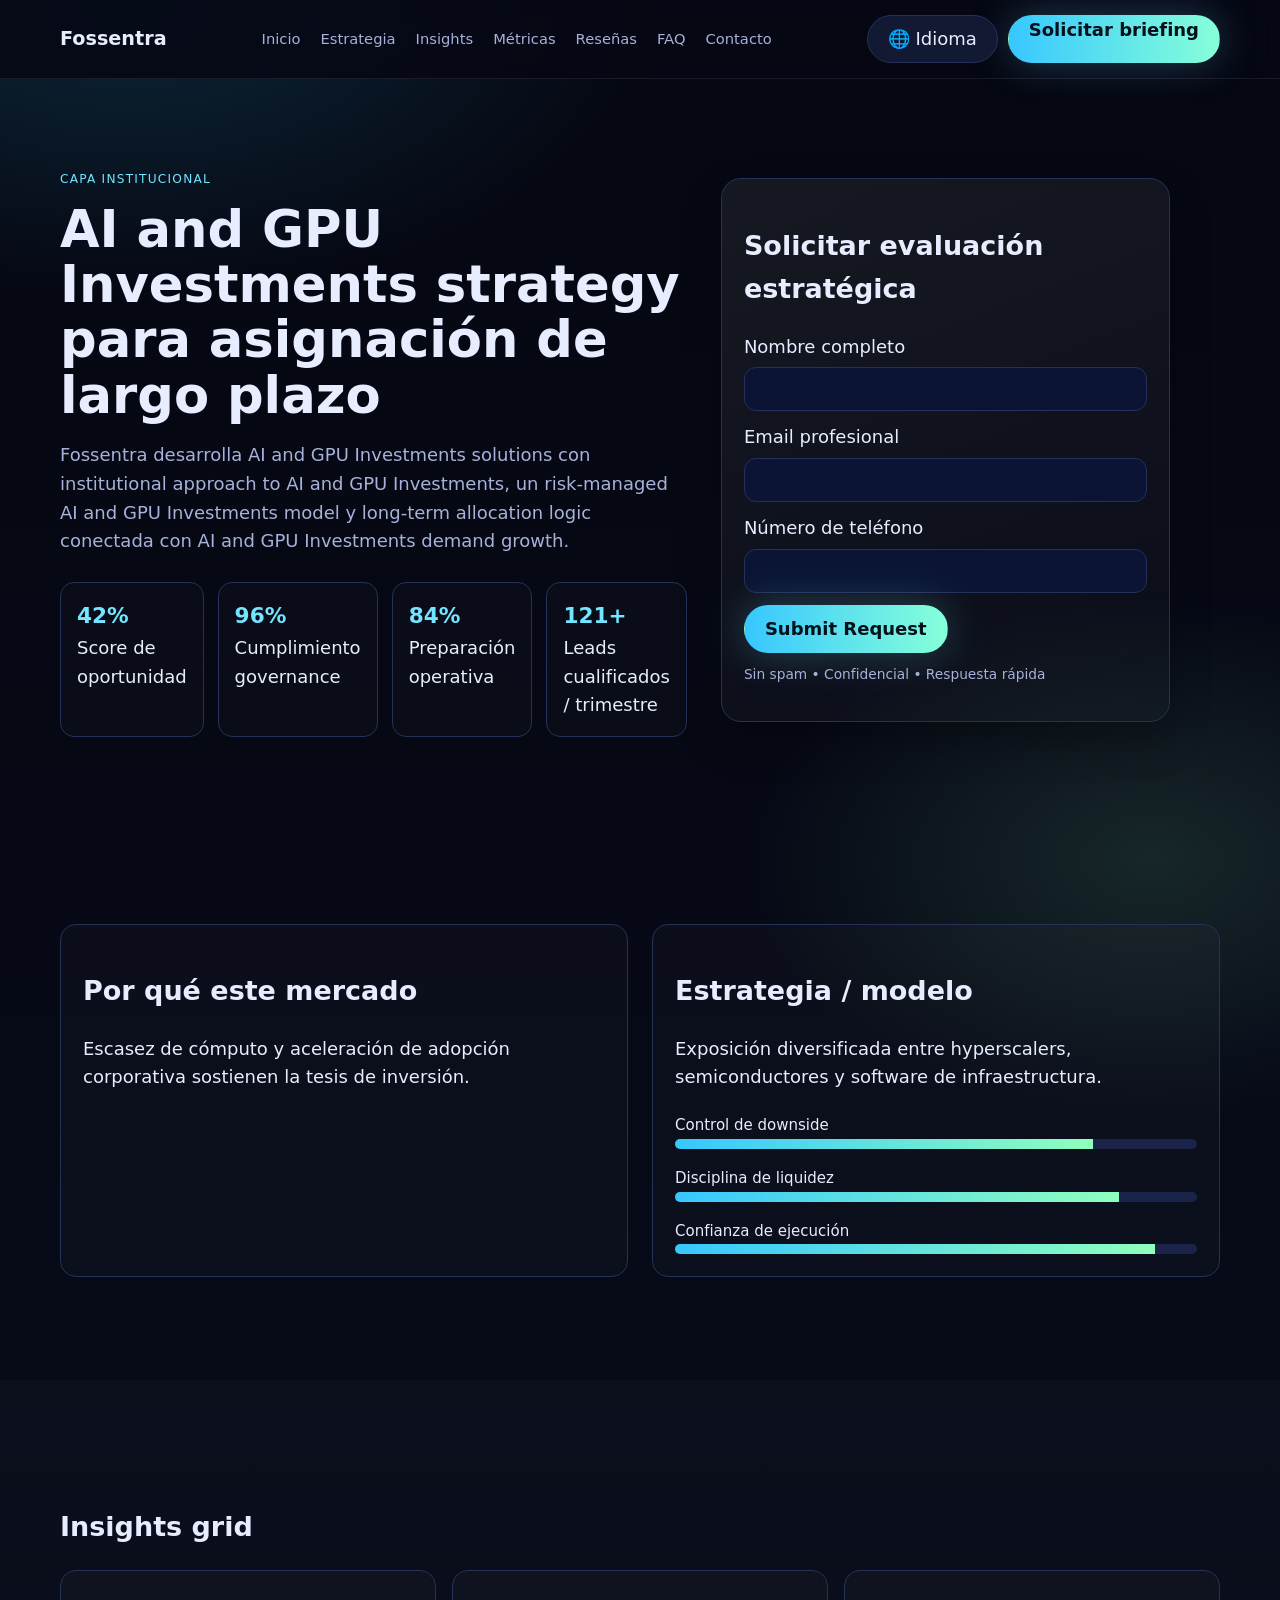
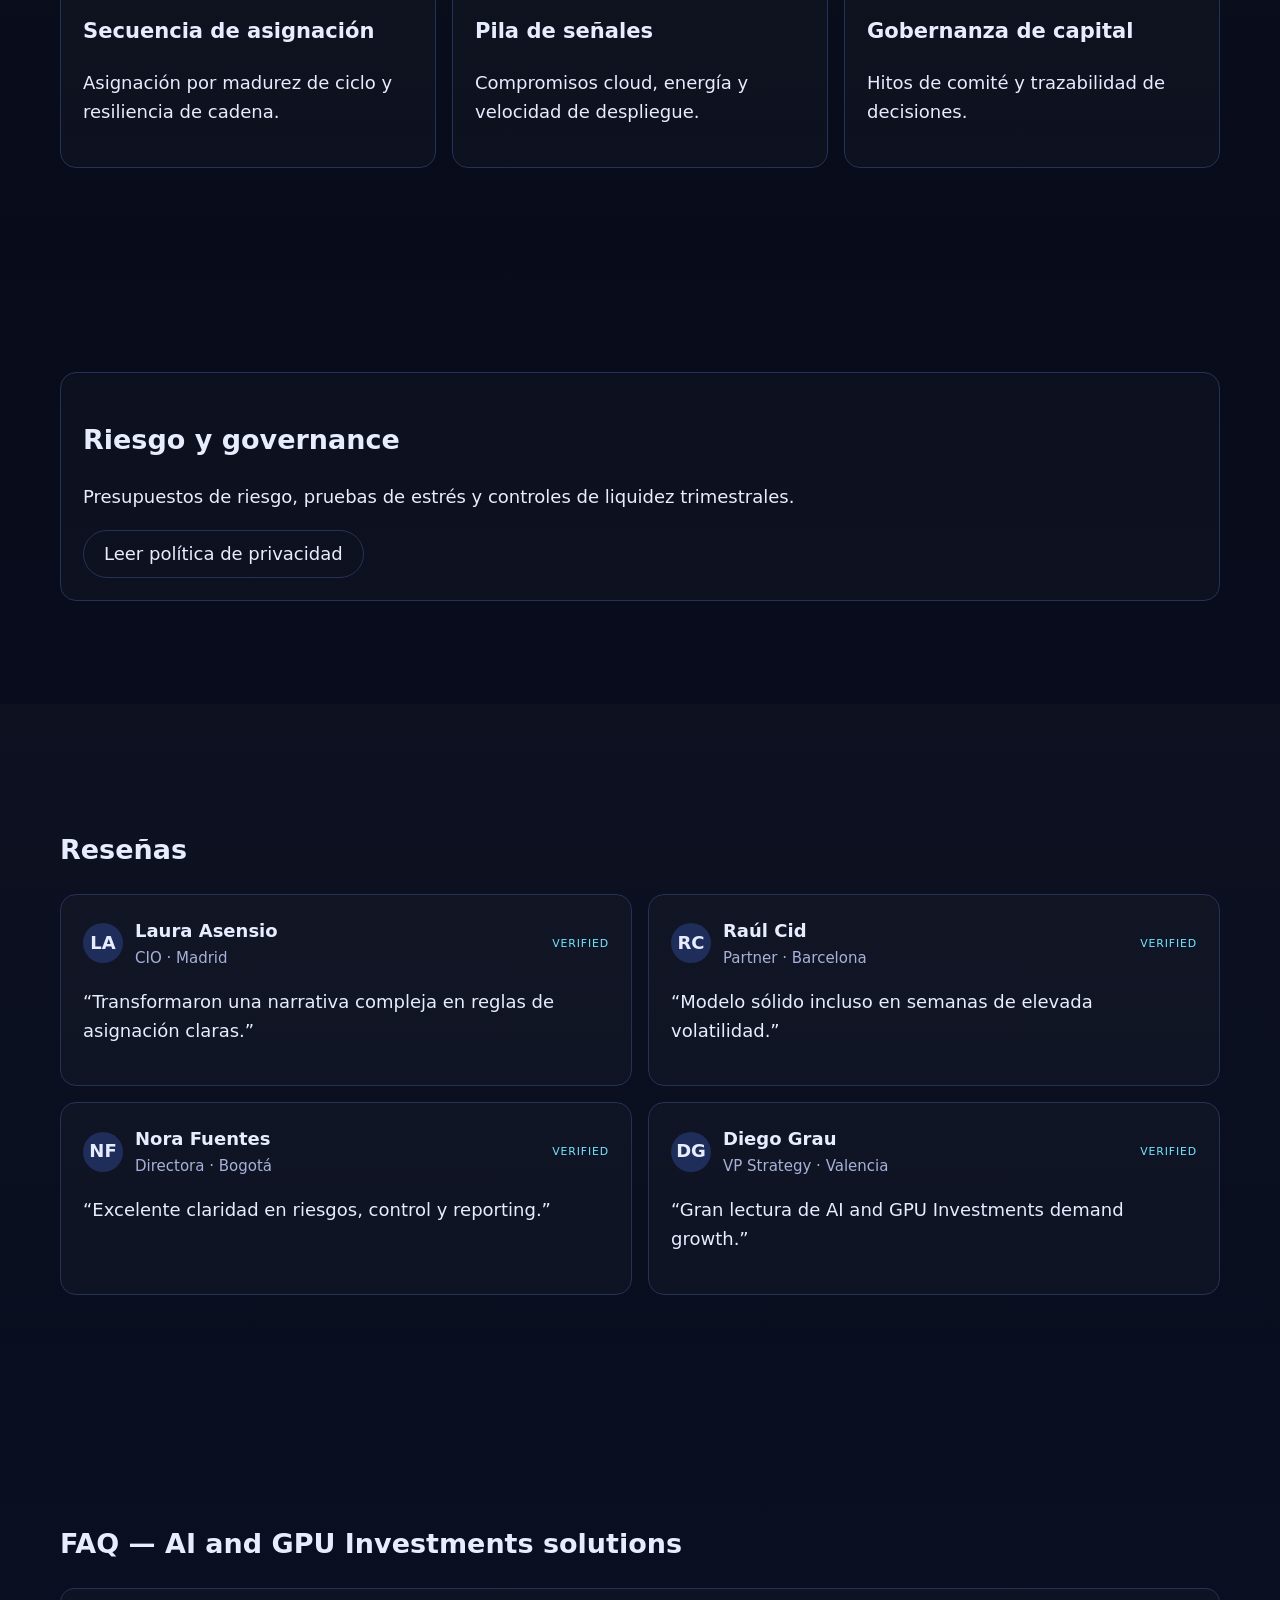
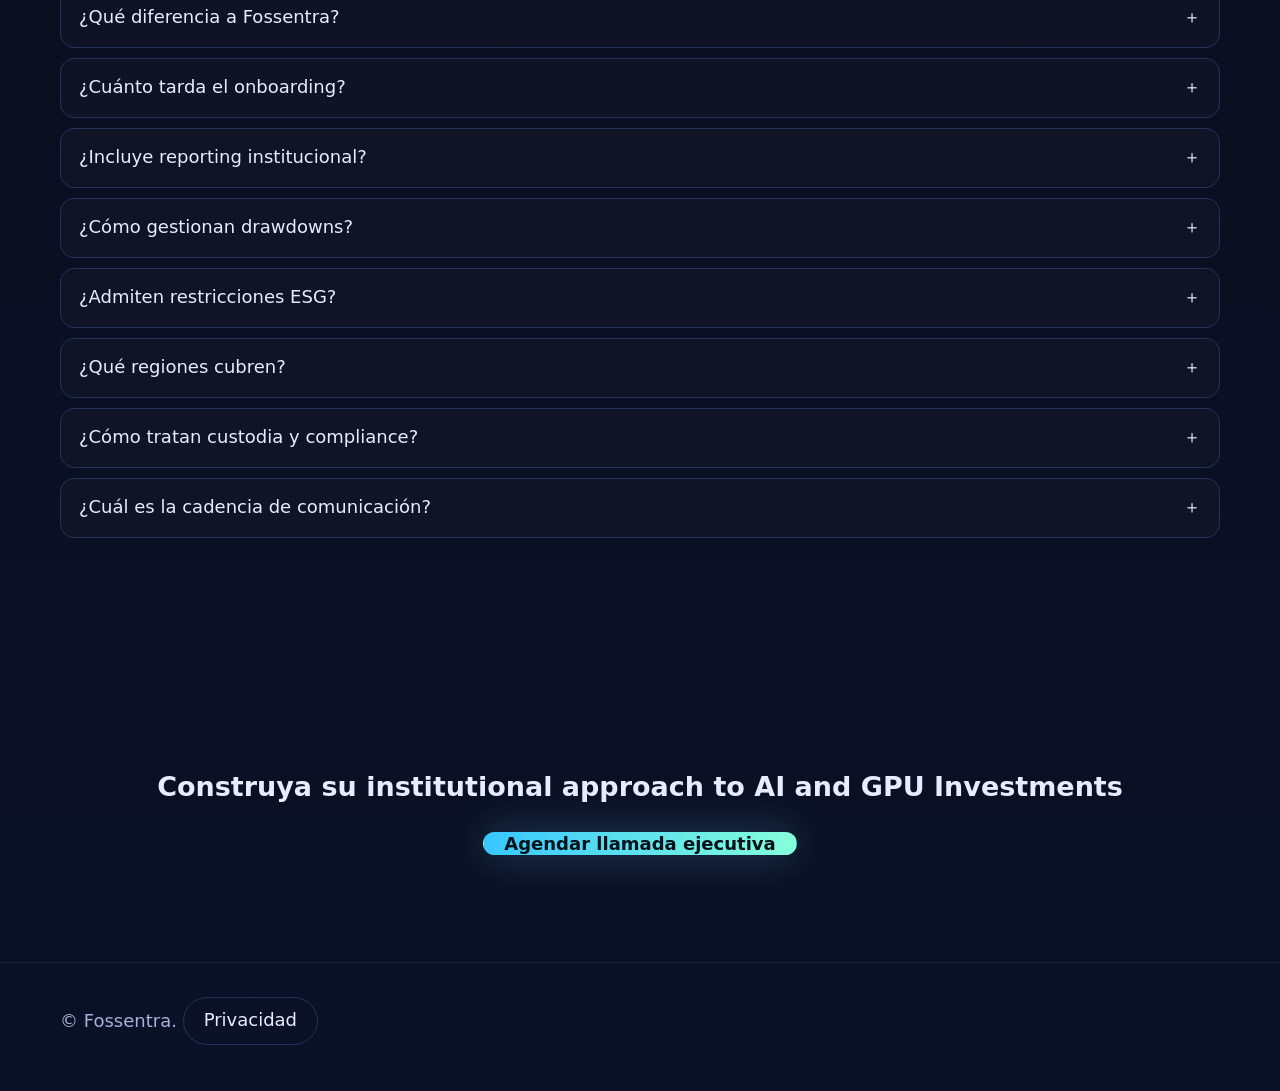
<file: es/index.html>
<!doctype html><html lang="es"><head><meta charset="UTF-8"><meta name="viewport" content="width=device-width, initial-scale=1.0"><title>Fossentra | Estrategia de inversiones en IA y GPU para crecimiento institucional</title><meta name="description" content="Fossentra ofrece AI and GPU Investments strategy, AI and GPU Investments solutions y governance avanzada para equipos directivos."><link rel="canonical" href="https://www.fossentra.com/es/index.html"><link rel="alternate" hreflang="en" href="https://www.fossentra.com/index.html"><link rel="alternate" hreflang="de" href="https://www.fossentra.com/de/index.html"><link rel="alternate" hreflang="fr" href="https://www.fossentra.com/fr/index.html"><link rel="alternate" hreflang="es" href="https://www.fossentra.com/es/index.html"><link rel="alternate" hreflang="it" href="https://www.fossentra.com/it/index.html"><link rel="alternate" hreflang="x-default" href="https://www.fossentra.com/index.html"><meta property="og:title" content="Fossentra | Inversiones IA y GPU"><meta property="og:description" content="Institutional approach to AI and GPU Investments con control de riesgo."><meta property="og:type" content="website"><meta property="og:url" content="https://www.fossentra.com/es/index.html"><meta name="twitter:card" content="summary_large_image"><meta name="twitter:title" content="Fossentra AI and GPU Investments solutions"><meta name="twitter:description" content="Modelo risk-managed AI and GPU Investments model y long-term allocation logic."><link rel="stylesheet" href="../assets/style.css"><script defer src="../assets/app.js"></script></head><body>
<header class="site-header"><div class="container header-inner"><a class="brand" href="#home">Fossentra</a><nav class="nav"><a href="#home">Inicio</a><a href="#strategy">Estrategia</a><a href="#insights">Insights</a><a href="#metrics">Métricas</a><a href="#reviews">Reseñas</a><a href="#faq">FAQ</a><a href="#contact">Contacto</a></nav><div class="desktop-only" style="display:flex;align-items:center;gap:10px;"><div class="lang-switch"><button class="lang-trigger btn">🌐 Idioma</button><div class="lang-menu"><a href="../index.html">🇬🇧 English</a><a href="../de/index.html">🇩🇪 Deutsch</a><a href="../fr/index.html">🇫🇷 Français</a><a href="../es/index.html">🇪🇸 Español</a><a href="../it/index.html">🇮🇹 Italiano</a></div></div><a class="btn btn-primary" href="#contact">Solicitar briefing</a></div><button class="mobile-toggle btn" data-open-drawer>☰</button></div></header><div class="drawer-backdrop"></div><aside class="drawer"><button class="close btn" data-close-drawer>✕</button><a href="#home">Inicio</a><a href="#strategy">Estrategia</a><a href="#insights">Insights</a><a href="#metrics">Métricas</a><a href="#reviews">Reseñas</a><a href="#faq">FAQ</a><a href="#contact">Contacto</a><div class="lang-inline"><a href="../index.html">🇬🇧 English</a><a href="../de/index.html">🇩🇪 Deutsch</a><a href="../fr/index.html">🇫🇷 Français</a><a href="../es/index.html">🇪🇸 Español</a><a href="../it/index.html">🇮🇹 Italiano</a></div></aside>
<main><section class="hero" id="home"><div class="container hero-grid"><div data-reveal><span class="small-label">Capa institucional</span><h1>AI and GPU Investments strategy para asignación de largo plazo</h1><p class="lead">Fossentra desarrolla AI and GPU Investments solutions con institutional approach to AI and GPU Investments, un risk-managed AI and GPU Investments model y long-term allocation logic conectada con AI and GPU Investments demand growth.</p><div class="kpi-strip"><div class="kpi"><strong data-counter="42">0%</strong>Score de oportunidad</div><div class="kpi"><strong data-counter="96">0%</strong>Cumplimiento governance</div><div class="kpi"><strong data-counter="84">0%</strong>Preparación operativa</div><div class="kpi"><strong data-counter="121">0+</strong>Leads cualificados / trimestre</div></div></div><div class="hero-card" id="contact" data-reveal><h2>Solicitar evaluación estratégica</h2><form class="lead-form" novalidate><label class="field">Nombre completo<input name="fullname" required minlength="4"></label><label class="field">Email profesional<input name="email" type="email" required></label><label class="field">Número de teléfono<input name="phone" required minlength="6"></label><button class="btn btn-primary" type="submit">Submit Request</button></form><p class="microcopy">Sin spam • Confidencial • Respuesta rápida</p></div></div></section>
<section class="section" id="metrics"><div class="container grid-2"><article class="card"><h2>Por qué este mercado</h2><p>Escasez de cómputo y aceleración de adopción corporativa sostienen la tesis de inversión.</p></article><article class="card" id="strategy"><h2>Estrategia / modelo</h2><p>Exposición diversificada entre hyperscalers, semiconductores y software de infraestructura.</p><div class="progress"><div><small>Control de downside</small><div class="bar-track"><div class="bar-fill" data-value="80"></div></div></div><div><small>Disciplina de liquidez</small><div class="bar-track"><div class="bar-fill" data-value="85"></div></div></div><div><small>Confianza de ejecución</small><div class="bar-track"><div class="bar-fill" data-value="92"></div></div></div></div></article></div></section>
<section class="section section-alt" id="insights"><div class="container"><h2>Insights grid</h2><div class="insights"><article class="card"><h3>Secuencia de asignación</h3><p>Asignación por madurez de ciclo y resiliencia de cadena.</p></article><article class="card"><h3>Pila de señales</h3><p>Compromisos cloud, energía y velocidad de despliegue.</p></article><article class="card"><h3>Gobernanza de capital</h3><p>Hitos de comité y trazabilidad de decisiones.</p></article></div></div></section>
<section class="section"><div class="container card"><h2>Riesgo y governance</h2><p>Presupuestos de riesgo, pruebas de estrés y controles de liquidez trimestrales.</p><button class="btn btn-ghost" data-open-modal>Leer política de privacidad</button></div></section>
<section class="section section-alt" id="reviews"><div class="container"><h2>Reseñas</h2><div class="reviews"><article class="card review"><div class="top"><div class="initials">LA</div><div><strong>Laura Asensio</strong><small>CIO · Madrid</small></div><span class="verified">VERIFIED</span></div><p>“Transformaron una narrativa compleja en reglas de asignación claras.”</p></article><article class="card review"><div class="top"><div class="initials">RC</div><div><strong>Raúl Cid</strong><small>Partner · Barcelona</small></div><span class="verified">VERIFIED</span></div><p>“Modelo sólido incluso en semanas de elevada volatilidad.”</p></article><article class="card review"><div class="top"><div class="initials">NF</div><div><strong>Nora Fuentes</strong><small>Directora · Bogotá</small></div><span class="verified">VERIFIED</span></div><p>“Excelente claridad en riesgos, control y reporting.”</p></article><article class="card review"><div class="top"><div class="initials">DG</div><div><strong>Diego Grau</strong><small>VP Strategy · Valencia</small></div><span class="verified">VERIFIED</span></div><p>“Gran lectura de AI and GPU Investments demand growth.”</p></article></div></div></section>
<section class="section" id="faq"><div class="container"><h2>FAQ — AI and GPU Investments solutions</h2><div class="accordion"><article class="acc-item"><button class="acc-btn" aria-expanded="false">¿Qué diferencia a Fossentra?<span class="icon">＋</span></button><div class="acc-panel"><p>Integramos análisis de mercado, riesgo operativo y governance.</p></div></article><article class="acc-item"><button class="acc-btn" aria-expanded="false">¿Cuánto tarda el onboarding?<span class="icon">＋</span></button><div class="acc-panel"><p>Normalmente siete días hábiles tras validación.</p></div></article><article class="acc-item"><button class="acc-btn" aria-expanded="false">¿Incluye reporting institucional?<span class="icon">＋</span></button><div class="acc-panel"><p>Sí, snapshots de riesgo y atribución periódica.</p></div></article><article class="acc-item"><button class="acc-btn" aria-expanded="false">¿Cómo gestionan drawdowns?<span class="icon">＋</span></button><div class="acc-panel"><p>Acciones predefinidas con umbrales de control.</p></div></article><article class="acc-item"><button class="acc-btn" aria-expanded="false">¿Admiten restricciones ESG?<span class="icon">＋</span></button><div class="acc-panel"><p>Sí, según política del mandato.</p></div></article><article class="acc-item"><button class="acc-btn" aria-expanded="false">¿Qué regiones cubren?<span class="icon">＋</span></button><div class="acc-panel"><p>Europa, Norteamérica y APAC selectivo.</p></div></article><article class="acc-item"><button class="acc-btn" aria-expanded="false">¿Cómo tratan custodia y compliance?<span class="icon">＋</span></button><div class="acc-panel"><p>Con contrapartes aprobadas y control legal.</p></div></article><article class="acc-item"><button class="acc-btn" aria-expanded="false">¿Cuál es la cadencia de comunicación?<span class="icon">＋</span></button><div class="acc-panel"><p>Actualización semanal y comité mensual.</p></div></article></div></div></section>
<section class="section final-cta"><div class="container"><h2>Construya su institutional approach to AI and GPU Investments</h2><a class="btn btn-primary" href="#contact">Agendar llamada ejecutiva</a></div></section></main><footer><div class="container">© Fossentra. <button class="btn btn-ghost" data-open-modal>Privacidad</button></div></footer>
<div class="modal-backdrop"><div class="modal" role="dialog" aria-modal="true"><button class="modal-close" data-close-modal>✕</button><h2>Política de privacidad</h2><p>Recopilamos datos de contacto y uso para atender solicitudes y proteger la plataforma.</p><h3>Recogida de datos</h3><p>Nombre, email profesional, teléfono y registros de interacción.</p><h3>Base legal</h3><p>Interés legítimo, preparación contractual y consentimiento.</p><h3>Cookies</h3><p>Cookies esenciales de analítica y preferencias.</p><h3>Retención</h3><p>Conservación limitada al cumplimiento normativo y operativo.</p><h3>Cesión a terceros</h3><p>Solo con proveedores auditados bajo confidencialidad.</p><h3>Seguridad</h3><p>Cifrado, control de acceso y trazabilidad de auditoría.</p><h3>Derechos del usuario</h3><p>Acceso, rectificación, supresión y limitación del tratamiento.</p><h3>Transferencias internacionales</h3><p>Con salvaguardas contractuales y controles de adecuación.</p><h3>Divulgación de riesgos del sector</h3><p>La inversión en IA y GPU implica riesgos de mercado, liquidez y ciclo tecnológico.</p><button class="btn btn-primary" data-close-modal>Cerrar</button></div></div><div class="toast">Solicitud enviada correctamente.</div>
<script type="application/ld+json">{"@context":"https://schema.org","@graph":[{"@type":"Organization","name":"Fossentra","url":"https://www.fossentra.com"},{"@type":"WebSite","name":"Fossentra ES","url":"https://www.fossentra.com/es/index.html","inLanguage":"es"},{"@type":"FAQPage","mainEntity":[{"@type":"Question","name":"¿Qué diferencia a Fossentra?","acceptedAnswer":{"@type":"Answer","text":"Integramos análisis, riesgo y governance institucional."}}]}]}</script>
</body></html>
</file>
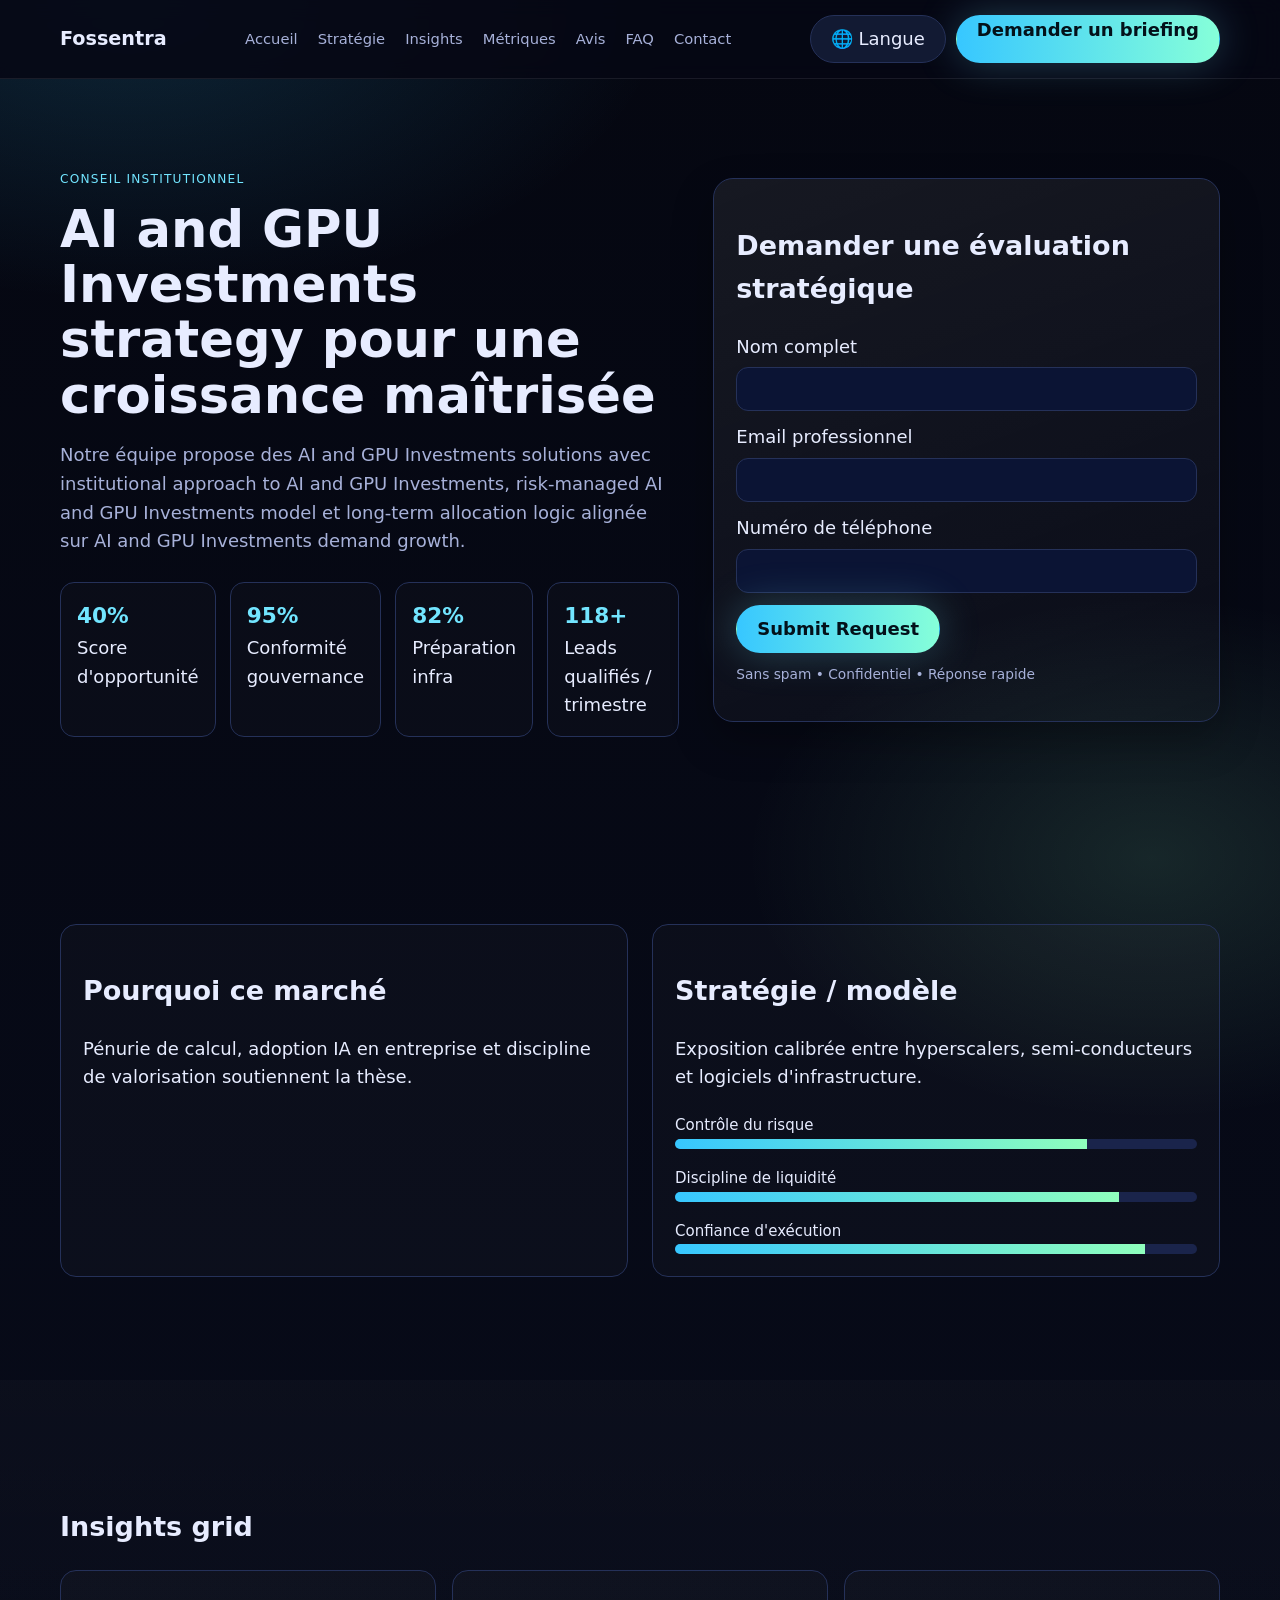
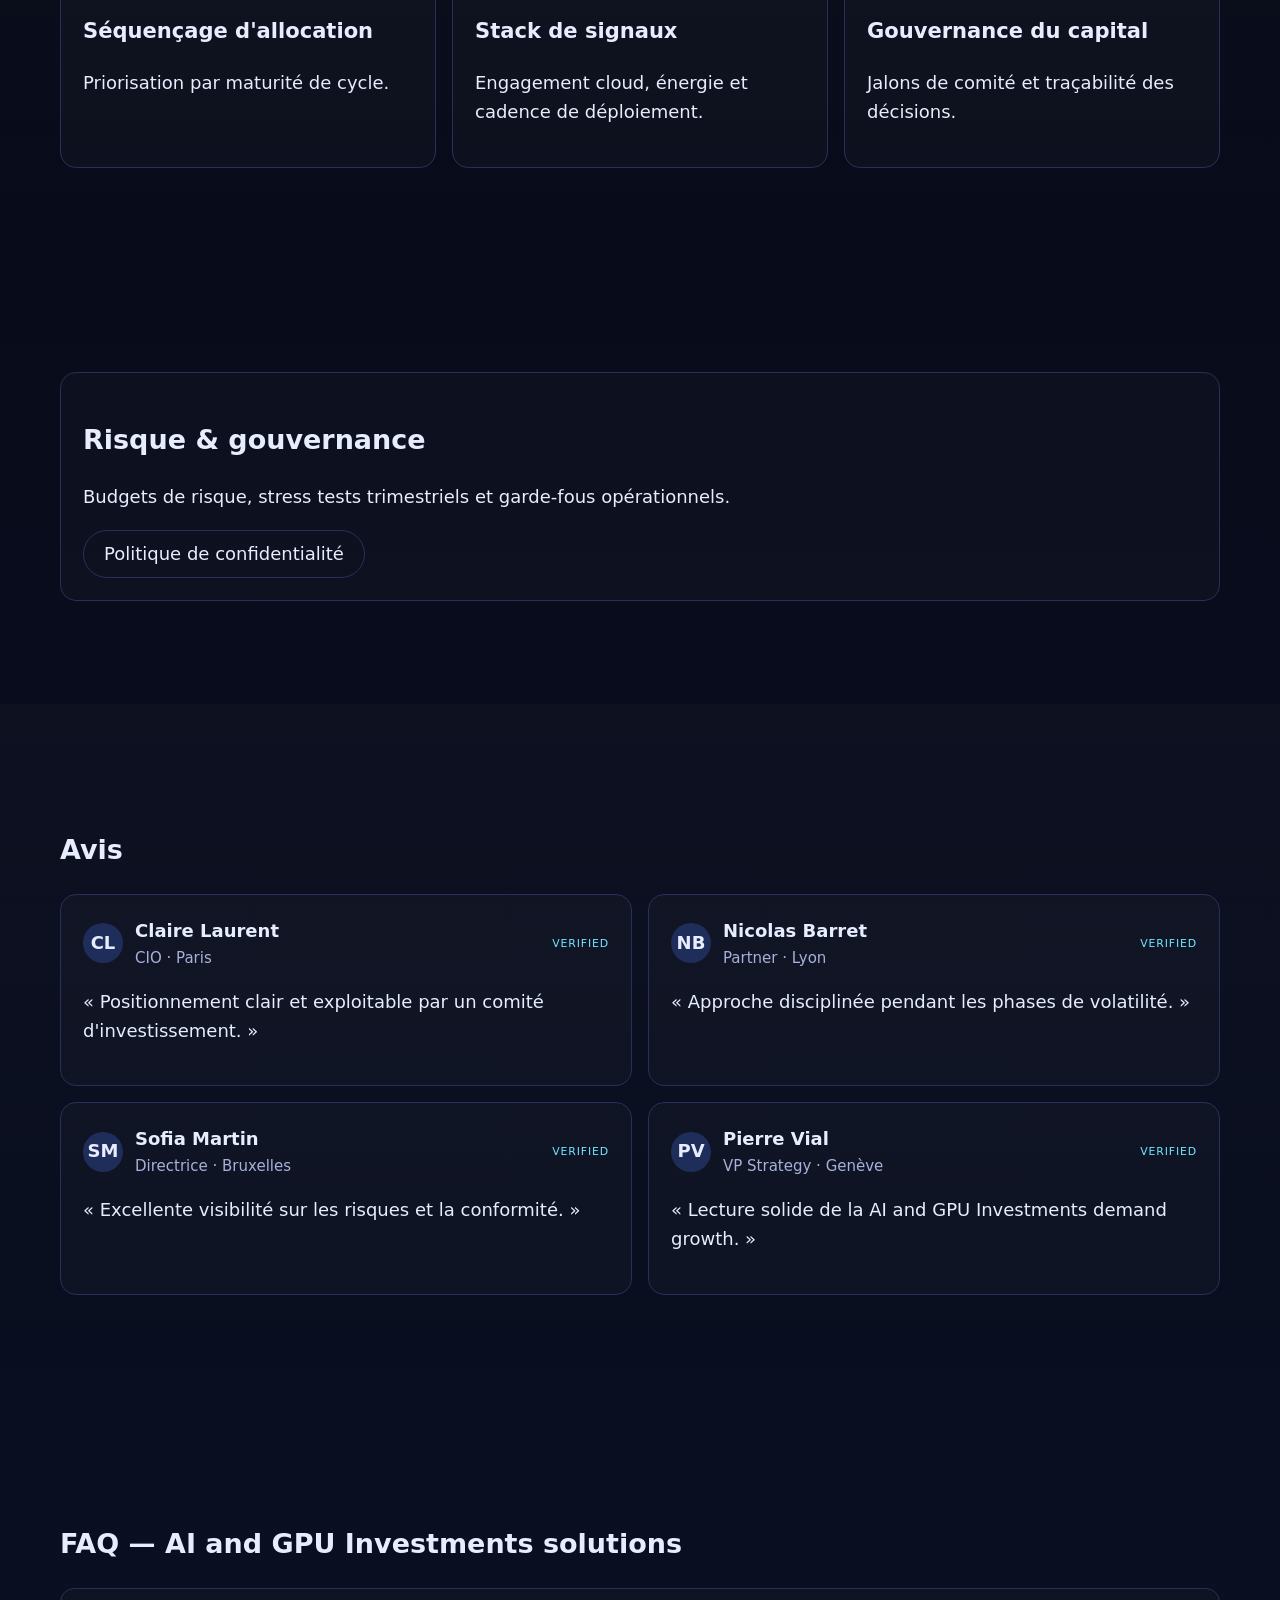
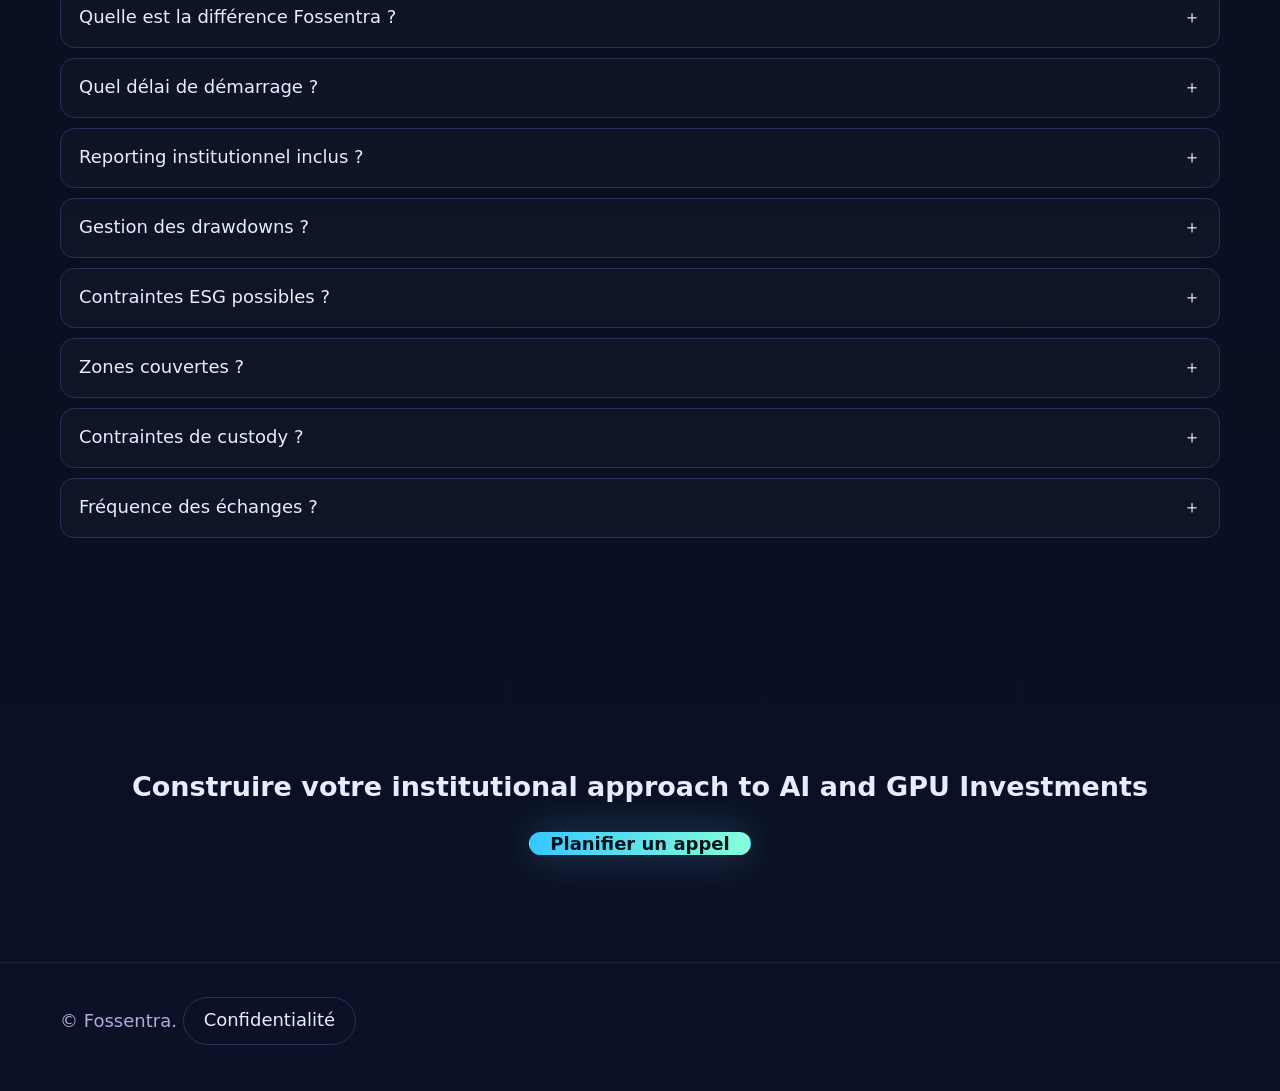
<file: fr/index.html>
<!doctype html><html lang="fr"><head><meta charset="UTF-8"><meta name="viewport" content="width=device-width, initial-scale=1.0"><title>Fossentra | Stratégie d'investissements IA et GPU pour acteurs institutionnels</title><meta name="description" content="Fossentra propose une AI and GPU Investments strategy, des AI and GPU Investments solutions et une gouvernance robuste pour décideurs."><link rel="canonical" href="https://www.fossentra.com/fr/index.html"><link rel="alternate" hreflang="en" href="https://www.fossentra.com/index.html"><link rel="alternate" hreflang="de" href="https://www.fossentra.com/de/index.html"><link rel="alternate" hreflang="fr" href="https://www.fossentra.com/fr/index.html"><link rel="alternate" hreflang="es" href="https://www.fossentra.com/es/index.html"><link rel="alternate" hreflang="it" href="https://www.fossentra.com/it/index.html"><link rel="alternate" hreflang="x-default" href="https://www.fossentra.com/index.html"><meta property="og:title" content="Fossentra | Investissements IA et GPU"><meta property="og:description" content="Institutional approach to AI and GPU Investments avec contrôle des risques."><meta property="og:type" content="website"><meta property="og:url" content="https://www.fossentra.com/fr/index.html"><meta name="twitter:card" content="summary_large_image"><meta name="twitter:title" content="Fossentra AI and GPU Investments solutions"><meta name="twitter:description" content="Cadre risk-managed AI and GPU Investments model pour allocation long terme."><link rel="stylesheet" href="../assets/style.css"><script defer src="../assets/app.js"></script></head><body>
<header class="site-header"><div class="container header-inner"><a class="brand" href="#home">Fossentra</a><nav class="nav"><a href="#home">Accueil</a><a href="#strategy">Stratégie</a><a href="#insights">Insights</a><a href="#metrics">Métriques</a><a href="#reviews">Avis</a><a href="#faq">FAQ</a><a href="#contact">Contact</a></nav><div class="desktop-only" style="display:flex;align-items:center;gap:10px;"><div class="lang-switch"><button class="lang-trigger btn">🌐 Langue</button><div class="lang-menu"><a href="../index.html">🇬🇧 English</a><a href="../de/index.html">🇩🇪 Deutsch</a><a href="../fr/index.html">🇫🇷 Français</a><a href="../es/index.html">🇪🇸 Español</a><a href="../it/index.html">🇮🇹 Italiano</a></div></div><a class="btn btn-primary" href="#contact">Demander un briefing</a></div><button class="mobile-toggle btn" data-open-drawer>☰</button></div></header><div class="drawer-backdrop"></div><aside class="drawer"><button class="close btn" data-close-drawer>✕</button><a href="#home">Accueil</a><a href="#strategy">Stratégie</a><a href="#insights">Insights</a><a href="#metrics">Métriques</a><a href="#reviews">Avis</a><a href="#faq">FAQ</a><a href="#contact">Contact</a><div class="lang-inline"><a href="../index.html">🇬🇧 English</a><a href="../de/index.html">🇩🇪 Deutsch</a><a href="../fr/index.html">🇫🇷 Français</a><a href="../es/index.html">🇪🇸 Español</a><a href="../it/index.html">🇮🇹 Italiano</a></div></aside>
<main><section class="hero" id="home"><div class="container hero-grid"><div data-reveal><span class="small-label">Conseil institutionnel</span><h1>AI and GPU Investments strategy pour une croissance maîtrisée</h1><p class="lead">Notre équipe propose des AI and GPU Investments solutions avec institutional approach to AI and GPU Investments, risk-managed AI and GPU Investments model et long-term allocation logic alignée sur AI and GPU Investments demand growth.</p><div class="kpi-strip"><div class="kpi"><strong data-counter="40">0%</strong>Score d'opportunité</div><div class="kpi"><strong data-counter="95">0%</strong>Conformité gouvernance</div><div class="kpi"><strong data-counter="82">0%</strong>Préparation infra</div><div class="kpi"><strong data-counter="118">0+</strong>Leads qualifiés / trimestre</div></div></div><div class="hero-card" id="contact" data-reveal><h2>Demander une évaluation stratégique</h2><form class="lead-form" novalidate><label class="field">Nom complet<input name="fullname" required minlength="4"></label><label class="field">Email professionnel<input name="email" type="email" required></label><label class="field">Numéro de téléphone<input name="phone" required minlength="6"></label><button class="btn btn-primary" type="submit">Submit Request</button></form><p class="microcopy">Sans spam • Confidentiel • Réponse rapide</p></div></div></section>
<section class="section" id="metrics"><div class="container grid-2"><article class="card"><h2>Pourquoi ce marché</h2><p>Pénurie de calcul, adoption IA en entreprise et discipline de valorisation soutiennent la thèse.</p></article><article class="card" id="strategy"><h2>Stratégie / modèle</h2><p>Exposition calibrée entre hyperscalers, semi-conducteurs et logiciels d'infrastructure.</p><div class="progress"><div><small>Contrôle du risque</small><div class="bar-track"><div class="bar-fill" data-value="79"></div></div></div><div><small>Discipline de liquidité</small><div class="bar-track"><div class="bar-fill" data-value="85"></div></div></div><div><small>Confiance d'exécution</small><div class="bar-track"><div class="bar-fill" data-value="90"></div></div></div></div></article></div></section>
<section class="section section-alt" id="insights"><div class="container"><h2>Insights grid</h2><div class="insights"><article class="card"><h3>Séquençage d'allocation</h3><p>Priorisation par maturité de cycle.</p></article><article class="card"><h3>Stack de signaux</h3><p>Engagement cloud, énergie et cadence de déploiement.</p></article><article class="card"><h3>Gouvernance du capital</h3><p>Jalons de comité et traçabilité des décisions.</p></article></div></div></section>
<section class="section"><div class="container card"><h2>Risque & gouvernance</h2><p>Budgets de risque, stress tests trimestriels et garde-fous opérationnels.</p><button class="btn btn-ghost" data-open-modal>Politique de confidentialité</button></div></section>
<section class="section section-alt" id="reviews"><div class="container"><h2>Avis</h2><div class="reviews"><article class="card review"><div class="top"><div class="initials">CL</div><div><strong>Claire Laurent</strong><small>CIO · Paris</small></div><span class="verified">VERIFIED</span></div><p>« Positionnement clair et exploitable par un comité d'investissement. »</p></article><article class="card review"><div class="top"><div class="initials">NB</div><div><strong>Nicolas Barret</strong><small>Partner · Lyon</small></div><span class="verified">VERIFIED</span></div><p>« Approche disciplinée pendant les phases de volatilité. »</p></article><article class="card review"><div class="top"><div class="initials">SM</div><div><strong>Sofia Martin</strong><small>Directrice · Bruxelles</small></div><span class="verified">VERIFIED</span></div><p>« Excellente visibilité sur les risques et la conformité. »</p></article><article class="card review"><div class="top"><div class="initials">PV</div><div><strong>Pierre Vial</strong><small>VP Strategy · Genève</small></div><span class="verified">VERIFIED</span></div><p>« Lecture solide de la AI and GPU Investments demand growth. »</p></article></div></div></section>
<section class="section" id="faq"><div class="container"><h2>FAQ — AI and GPU Investments solutions</h2><div class="accordion"><article class="acc-item"><button class="acc-btn" aria-expanded="false">Quelle est la différence Fossentra ?<span class="icon">＋</span></button><div class="acc-panel"><p>Une couche unique reliant analyse, risque et mise en œuvre.</p></div></article><article class="acc-item"><button class="acc-btn" aria-expanded="false">Quel délai de démarrage ?<span class="icon">＋</span></button><div class="acc-panel"><p>En moyenne sept jours ouvrés après validation.</p></div></article><article class="acc-item"><button class="acc-btn" aria-expanded="false">Reporting institutionnel inclus ?<span class="icon">＋</span></button><div class="acc-panel"><p>Oui, rapports risques et attribution périodique.</p></div></article><article class="acc-item"><button class="acc-btn" aria-expanded="false">Gestion des drawdowns ?<span class="icon">＋</span></button><div class="acc-panel"><p>Actions prédéfinies selon seuils de perte.</p></div></article><article class="acc-item"><button class="acc-btn" aria-expanded="false">Contraintes ESG possibles ?<span class="icon">＋</span></button><div class="acc-panel"><p>Oui, selon politique d'investissement.</p></div></article><article class="acc-item"><button class="acc-btn" aria-expanded="false">Zones couvertes ?<span class="icon">＋</span></button><div class="acc-panel"><p>Europe, Amérique du Nord, APAC sélectif.</p></div></article><article class="acc-item"><button class="acc-btn" aria-expanded="false">Contraintes de custody ?<span class="icon">＋</span></button><div class="acc-panel"><p>Processus alignés aux contreparties approuvées.</p></div></article><article class="acc-item"><button class="acc-btn" aria-expanded="false">Fréquence des échanges ?<span class="icon">＋</span></button><div class="acc-panel"><p>Point hebdomadaire et comité mensuel.</p></div></article></div></div></section>
<section class="section final-cta"><div class="container"><h2>Construire votre institutional approach to AI and GPU Investments</h2><a class="btn btn-primary" href="#contact">Planifier un appel</a></div></section></main><footer><div class="container">© Fossentra. <button class="btn btn-ghost" data-open-modal>Confidentialité</button></div></footer>
<div class="modal-backdrop"><div class="modal" role="dialog" aria-modal="true"><button class="modal-close" data-close-modal>✕</button><h2>Politique de confidentialité</h2><p>Nous collectons les données de contact et d'usage pour traiter les demandes et sécuriser le service.</p><h3>Collecte des données</h3><p>Nom, email professionnel, téléphone, journaux d'interaction.</p><h3>Base légale</h3><p>Intérêt légitime, préparation contractuelle, consentement.</p><h3>Cookies</h3><p>Cookies essentiels d'analyse et de préférence.</p><h3>Conservation</h3><p>Conservation limitée aux besoins réglementaires.</p><h3>Partage tiers</h3><p>Partage avec prestataires qualifiés et contractuellement encadrés.</p><h3>Sécurité</h3><p>Chiffrement, accès restreint et journalisation.</p><h3>Droits des utilisateurs</h3><p>Accès, rectification, effacement et limitation.</p><h3>Transferts internationaux</h3><p>Garanties contractuelles et contrôles d'adéquation.</p><h3>Divulgation des risques du secteur</h3><p>Les investissements IA/GPU comportent des risques de marché et de liquidité.</p><button class="btn btn-primary" data-close-modal>Fermer</button></div></div><div class="toast">Demande envoyée avec succès.</div>
<script type="application/ld+json">{"@context":"https://schema.org","@graph":[{"@type":"Organization","name":"Fossentra","url":"https://www.fossentra.com"},{"@type":"WebSite","name":"Fossentra FR","url":"https://www.fossentra.com/fr/index.html","inLanguage":"fr"},{"@type":"FAQPage","mainEntity":[{"@type":"Question","name":"Quel délai de démarrage ?","acceptedAnswer":{"@type":"Answer","text":"En moyenne sept jours ouvrés."}}]}]}</script>
</body></html>
</file>
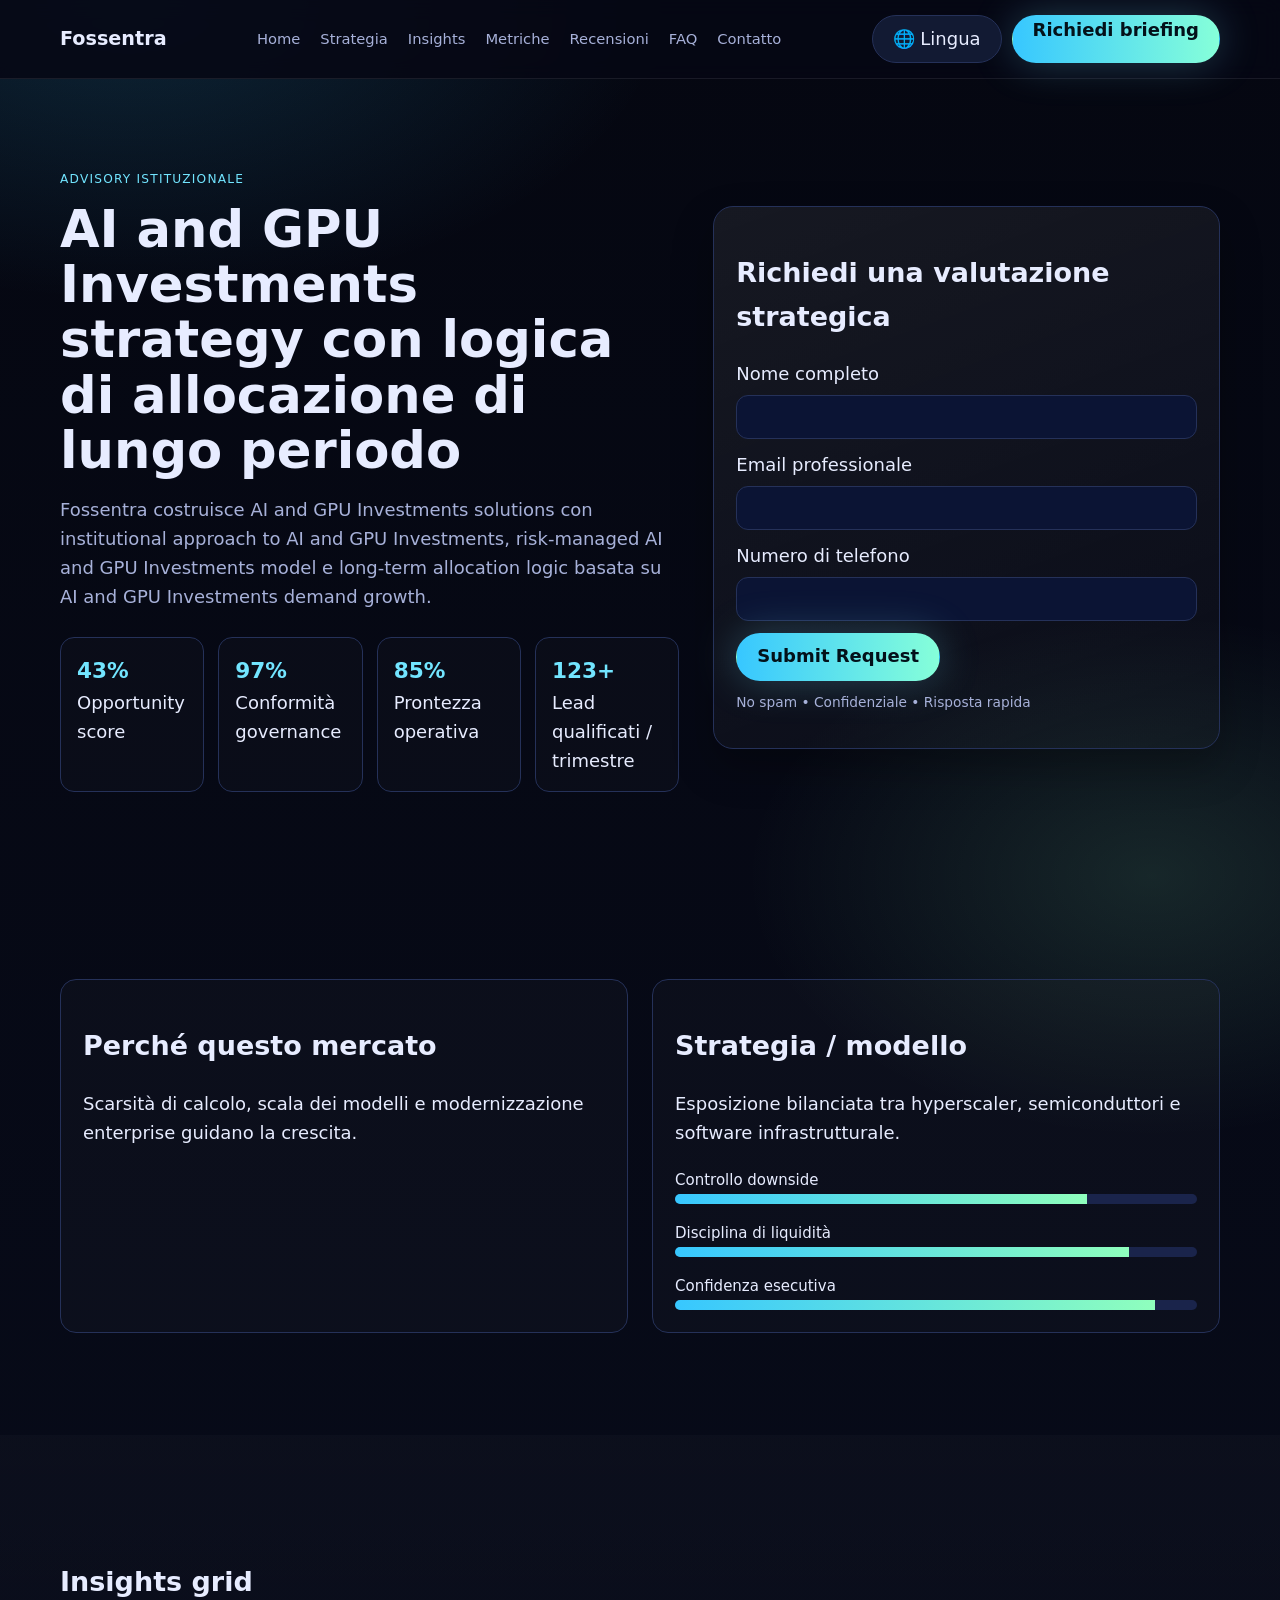
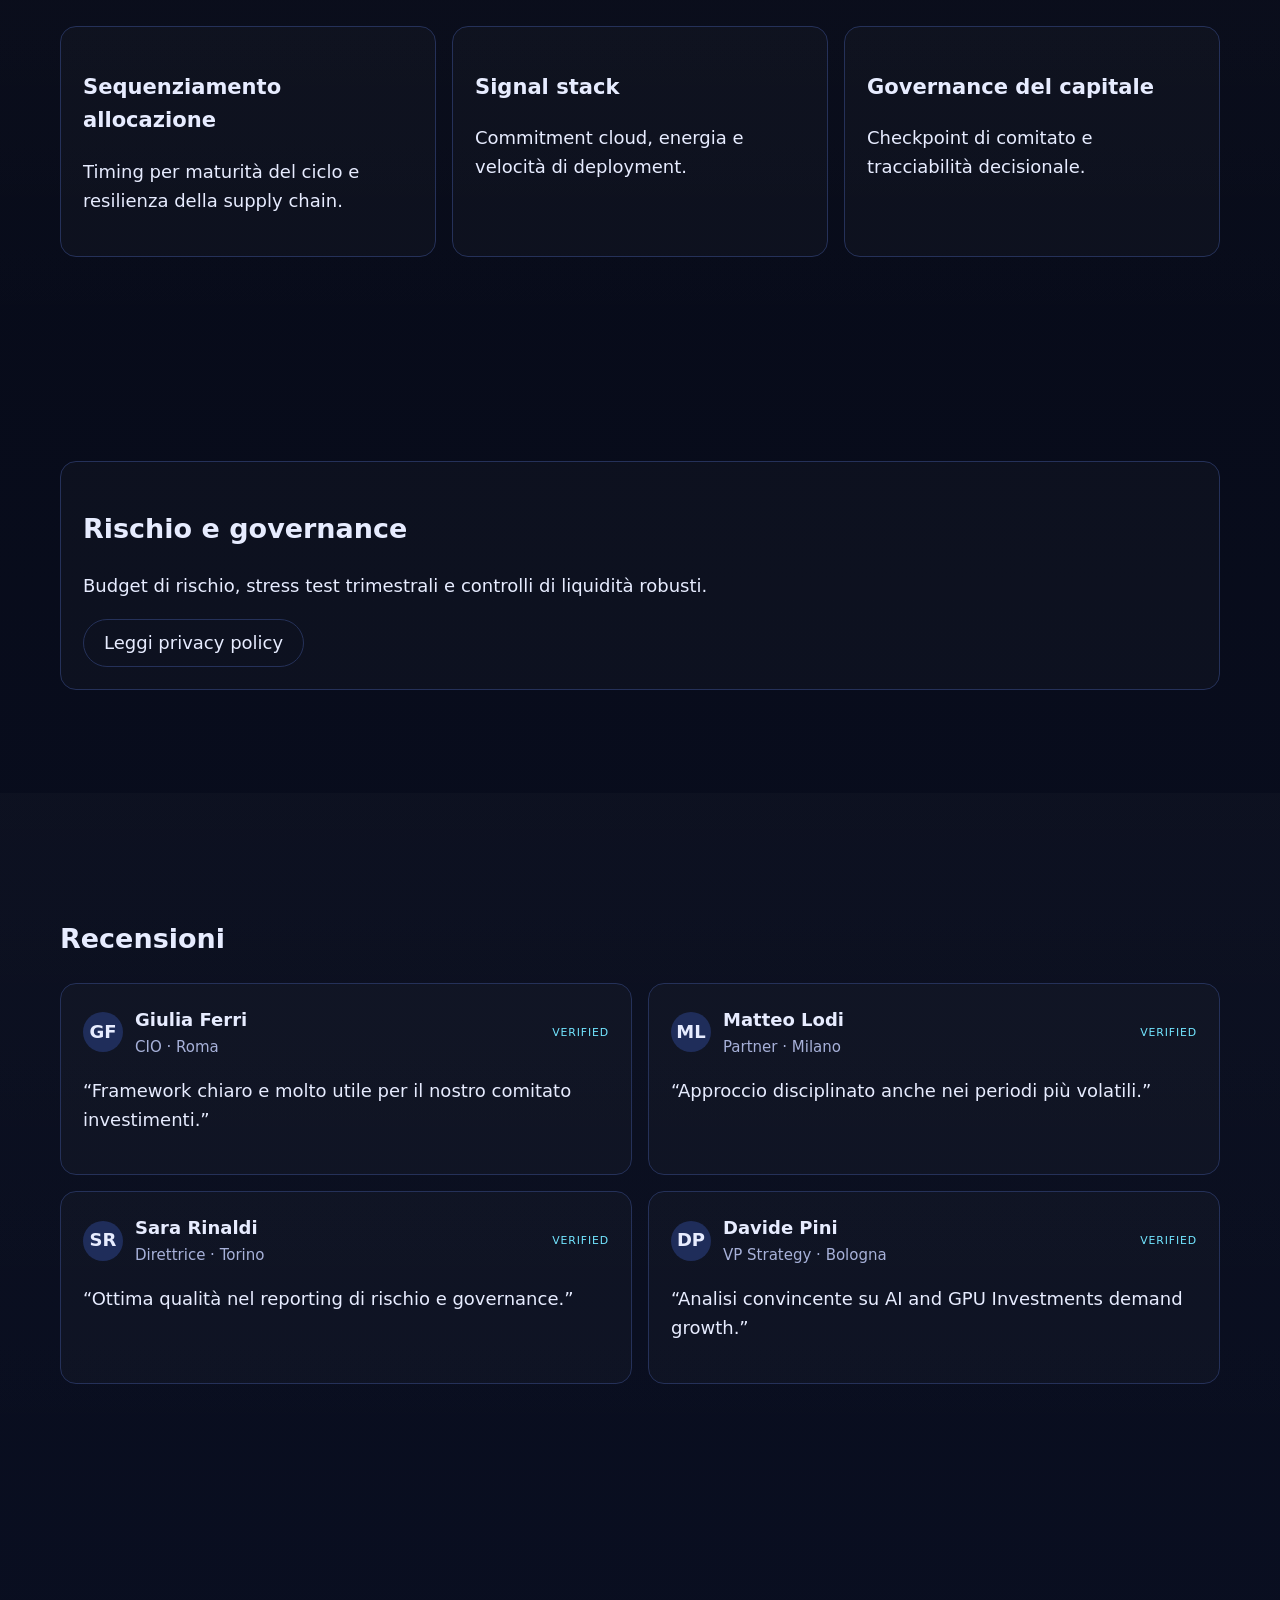
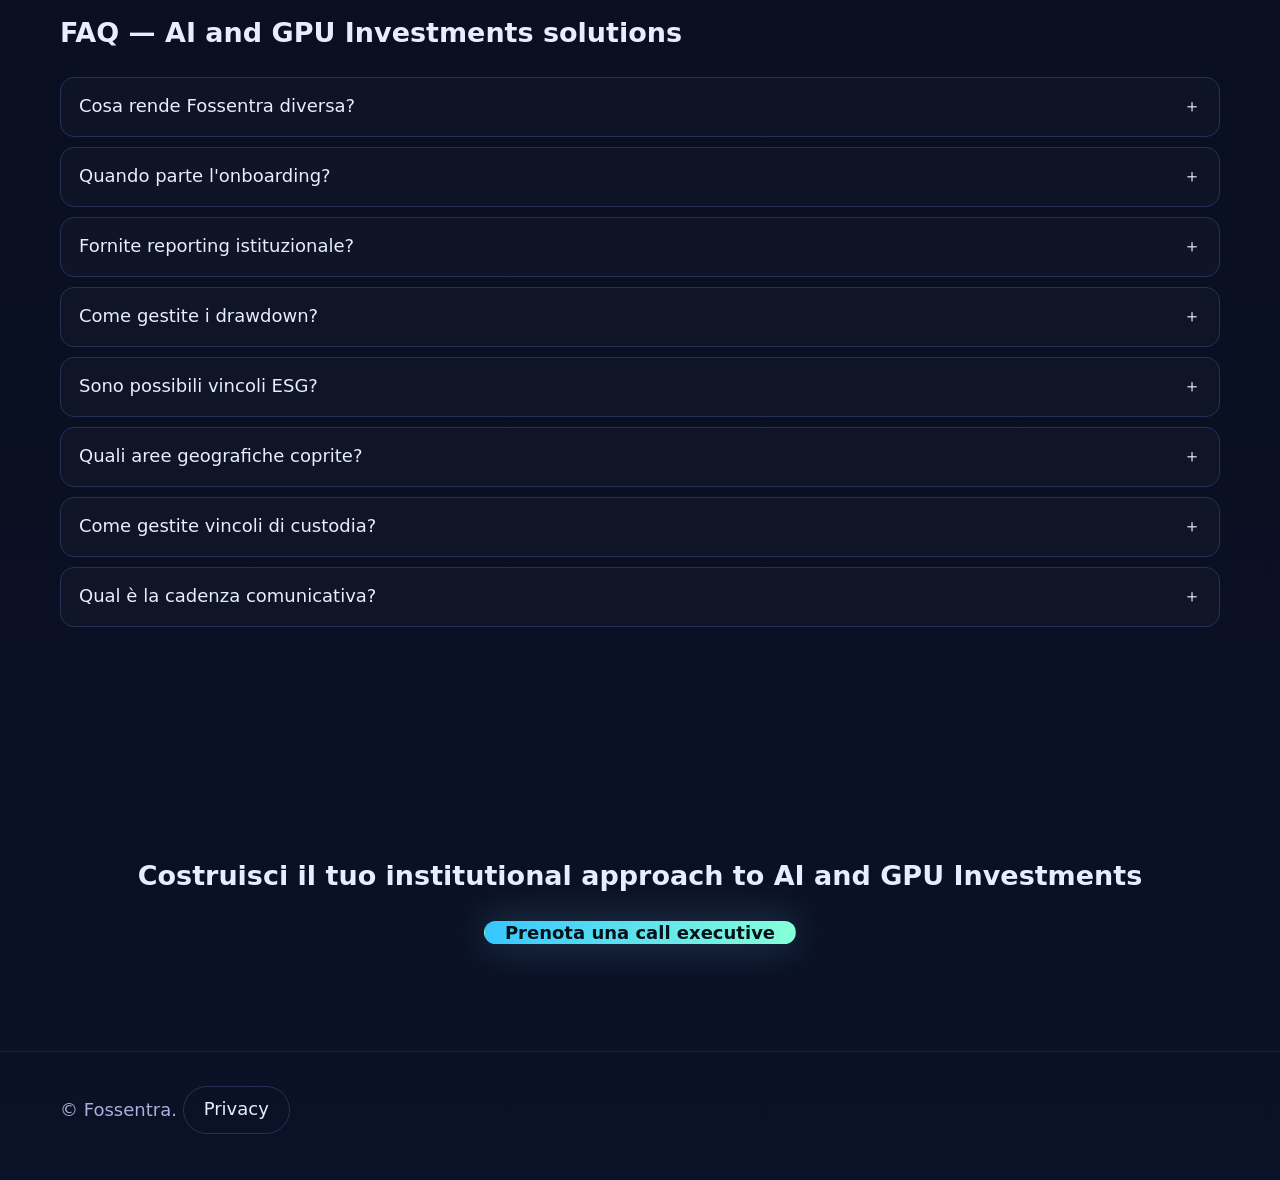
<file: it/index.html>
<!doctype html><html lang="it"><head><meta charset="UTF-8"><meta name="viewport" content="width=device-width, initial-scale=1.0"><title>Fossentra | Strategia investimenti AI e GPU per allocatori istituzionali</title><meta name="description" content="Fossentra fornisce AI and GPU Investments strategy, AI and GPU Investments solutions e governance rigorosa per decision-maker."><link rel="canonical" href="https://www.fossentra.com/it/index.html"><link rel="alternate" hreflang="en" href="https://www.fossentra.com/index.html"><link rel="alternate" hreflang="de" href="https://www.fossentra.com/de/index.html"><link rel="alternate" hreflang="fr" href="https://www.fossentra.com/fr/index.html"><link rel="alternate" hreflang="es" href="https://www.fossentra.com/es/index.html"><link rel="alternate" hreflang="it" href="https://www.fossentra.com/it/index.html"><link rel="alternate" hreflang="x-default" href="https://www.fossentra.com/index.html"><meta property="og:title" content="Fossentra | Investimenti AI e GPU"><meta property="og:description" content="Institutional approach to AI and GPU Investments con controllo del rischio."><meta property="og:type" content="website"><meta property="og:url" content="https://www.fossentra.com/it/index.html"><meta name="twitter:card" content="summary_large_image"><meta name="twitter:title" content="Fossentra AI and GPU Investments solutions"><meta name="twitter:description" content="Approccio risk-managed AI and GPU Investments model e long-term allocation logic."><link rel="stylesheet" href="../assets/style.css"><script defer src="../assets/app.js"></script></head><body>
<header class="site-header"><div class="container header-inner"><a class="brand" href="#home">Fossentra</a><nav class="nav"><a href="#home">Home</a><a href="#strategy">Strategia</a><a href="#insights">Insights</a><a href="#metrics">Metriche</a><a href="#reviews">Recensioni</a><a href="#faq">FAQ</a><a href="#contact">Contatto</a></nav><div class="desktop-only" style="display:flex;align-items:center;gap:10px;"><div class="lang-switch"><button class="lang-trigger btn">🌐 Lingua</button><div class="lang-menu"><a href="../index.html">🇬🇧 English</a><a href="../de/index.html">🇩🇪 Deutsch</a><a href="../fr/index.html">🇫🇷 Français</a><a href="../es/index.html">🇪🇸 Español</a><a href="../it/index.html">🇮🇹 Italiano</a></div></div><a class="btn btn-primary" href="#contact">Richiedi briefing</a></div><button class="mobile-toggle btn" data-open-drawer>☰</button></div></header><div class="drawer-backdrop"></div><aside class="drawer"><button class="close btn" data-close-drawer>✕</button><a href="#home">Home</a><a href="#strategy">Strategia</a><a href="#insights">Insights</a><a href="#metrics">Metriche</a><a href="#reviews">Recensioni</a><a href="#faq">FAQ</a><a href="#contact">Contatto</a><div class="lang-inline"><a href="../index.html">🇬🇧 English</a><a href="../de/index.html">🇩🇪 Deutsch</a><a href="../fr/index.html">🇫🇷 Français</a><a href="../es/index.html">🇪🇸 Español</a><a href="../it/index.html">🇮🇹 Italiano</a></div></aside>
<main><section class="hero" id="home"><div class="container hero-grid"><div data-reveal><span class="small-label">Advisory istituzionale</span><h1>AI and GPU Investments strategy con logica di allocazione di lungo periodo</h1><p class="lead">Fossentra costruisce AI and GPU Investments solutions con institutional approach to AI and GPU Investments, risk-managed AI and GPU Investments model e long-term allocation logic basata su AI and GPU Investments demand growth.</p><div class="kpi-strip"><div class="kpi"><strong data-counter="43">0%</strong>Opportunity score</div><div class="kpi"><strong data-counter="97">0%</strong>Conformità governance</div><div class="kpi"><strong data-counter="85">0%</strong>Prontezza operativa</div><div class="kpi"><strong data-counter="123">0+</strong>Lead qualificati / trimestre</div></div></div><div class="hero-card" id="contact" data-reveal><h2>Richiedi una valutazione strategica</h2><form class="lead-form" novalidate><label class="field">Nome completo<input name="fullname" required minlength="4"></label><label class="field">Email professionale<input name="email" type="email" required></label><label class="field">Numero di telefono<input name="phone" required minlength="6"></label><button class="btn btn-primary" type="submit">Submit Request</button></form><p class="microcopy">No spam • Confidenziale • Risposta rapida</p></div></div></section>
<section class="section" id="metrics"><div class="container grid-2"><article class="card"><h2>Perché questo mercato</h2><p>Scarsità di calcolo, scala dei modelli e modernizzazione enterprise guidano la crescita.</p></article><article class="card" id="strategy"><h2>Strategia / modello</h2><p>Esposizione bilanciata tra hyperscaler, semiconduttori e software infrastrutturale.</p><div class="progress"><div><small>Controllo downside</small><div class="bar-track"><div class="bar-fill" data-value="79"></div></div></div><div><small>Disciplina di liquidità</small><div class="bar-track"><div class="bar-fill" data-value="87"></div></div></div><div><small>Confidenza esecutiva</small><div class="bar-track"><div class="bar-fill" data-value="92"></div></div></div></div></article></div></section>
<section class="section section-alt" id="insights"><div class="container"><h2>Insights grid</h2><div class="insights"><article class="card"><h3>Sequenziamento allocazione</h3><p>Timing per maturità del ciclo e resilienza della supply chain.</p></article><article class="card"><h3>Signal stack</h3><p>Commitment cloud, energia e velocità di deployment.</p></article><article class="card"><h3>Governance del capitale</h3><p>Checkpoint di comitato e tracciabilità decisionale.</p></article></div></div></section>
<section class="section"><div class="container card"><h2>Rischio e governance</h2><p>Budget di rischio, stress test trimestrali e controlli di liquidità robusti.</p><button class="btn btn-ghost" data-open-modal>Leggi privacy policy</button></div></section>
<section class="section section-alt" id="reviews"><div class="container"><h2>Recensioni</h2><div class="reviews"><article class="card review"><div class="top"><div class="initials">GF</div><div><strong>Giulia Ferri</strong><small>CIO · Roma</small></div><span class="verified">VERIFIED</span></div><p>“Framework chiaro e molto utile per il nostro comitato investimenti.”</p></article><article class="card review"><div class="top"><div class="initials">ML</div><div><strong>Matteo Lodi</strong><small>Partner · Milano</small></div><span class="verified">VERIFIED</span></div><p>“Approccio disciplinato anche nei periodi più volatili.”</p></article><article class="card review"><div class="top"><div class="initials">SR</div><div><strong>Sara Rinaldi</strong><small>Direttrice · Torino</small></div><span class="verified">VERIFIED</span></div><p>“Ottima qualità nel reporting di rischio e governance.”</p></article><article class="card review"><div class="top"><div class="initials">DP</div><div><strong>Davide Pini</strong><small>VP Strategy · Bologna</small></div><span class="verified">VERIFIED</span></div><p>“Analisi convincente su AI and GPU Investments demand growth.”</p></article></div></div></section>
<section class="section" id="faq"><div class="container"><h2>FAQ — AI and GPU Investments solutions</h2><div class="accordion"><article class="acc-item"><button class="acc-btn" aria-expanded="false">Cosa rende Fossentra diversa?<span class="icon">＋</span></button><div class="acc-panel"><p>Un solo layer che unisce analisi, rischio ed esecuzione.</p></div></article><article class="acc-item"><button class="acc-btn" aria-expanded="false">Quando parte l'onboarding?<span class="icon">＋</span></button><div class="acc-panel"><p>Di norma entro sette giorni lavorativi.</p></div></article><article class="acc-item"><button class="acc-btn" aria-expanded="false">Fornite reporting istituzionale?<span class="icon">＋</span></button><div class="acc-panel"><p>Sì, con snapshot rischio e attribution periodica.</p></div></article><article class="acc-item"><button class="acc-btn" aria-expanded="false">Come gestite i drawdown?<span class="icon">＋</span></button><div class="acc-panel"><p>Soglie predefinite e azioni codificate.</p></div></article><article class="acc-item"><button class="acc-btn" aria-expanded="false">Sono possibili vincoli ESG?<span class="icon">＋</span></button><div class="acc-panel"><p>Sì, secondo policy del mandato.</p></div></article><article class="acc-item"><button class="acc-btn" aria-expanded="false">Quali aree geografiche coprite?<span class="icon">＋</span></button><div class="acc-panel"><p>Europa, Nord America e APAC selettivo.</p></div></article><article class="acc-item"><button class="acc-btn" aria-expanded="false">Come gestite vincoli di custodia?<span class="icon">＋</span></button><div class="acc-panel"><p>Solo controparti approvate e controlli legali locali.</p></div></article><article class="acc-item"><button class="acc-btn" aria-expanded="false">Qual è la cadenza comunicativa?<span class="icon">＋</span></button><div class="acc-panel"><p>Aggiornamento settimanale e call mensile.</p></div></article></div></div></section>
<section class="section final-cta"><div class="container"><h2>Costruisci il tuo institutional approach to AI and GPU Investments</h2><a class="btn btn-primary" href="#contact">Prenota una call executive</a></div></section></main><footer><div class="container">© Fossentra. <button class="btn btn-ghost" data-open-modal>Privacy</button></div></footer>
<div class="modal-backdrop"><div class="modal" role="dialog" aria-modal="true"><button class="modal-close" data-close-modal>✕</button><h2>Informativa privacy</h2><p>Raccogliamo dati di contatto e utilizzo per gestire richieste e sicurezza del servizio.</p><h3>Raccolta dati</h3><p>Nome, email professionale, telefono, log di interazione.</p><h3>Base giuridica</h3><p>Legittimo interesse, fase precontrattuale, consenso.</p><h3>Cookie</h3><p>Cookie essenziali analitici e preferenze.</p><h3>Conservazione</h3><p>Tempi limitati secondo requisiti normativi e operativi.</p><h3>Condivisione con terze parti</h3><p>Solo fornitori verificati con obblighi di riservatezza.</p><h3>Sicurezza</h3><p>Cifratura, accessi controllati e audit logging.</p><h3>Diritti utente</h3><p>Accesso, rettifica, cancellazione e limitazione.</p><h3>Trasferimenti internazionali</h3><p>Con clausole contrattuali e verifiche di adeguatezza.</p><h3>Disclosure rischi di settore</h3><p>Gli investimenti AI/GPU comportano rischi di mercato, liquidità e ciclo tecnologico.</p><button class="btn btn-primary" data-close-modal>Chiudi</button></div></div><div class="toast">Richiesta inviata con successo.</div>
<script type="application/ld+json">{"@context":"https://schema.org","@graph":[{"@type":"Organization","name":"Fossentra","url":"https://www.fossentra.com"},{"@type":"WebSite","name":"Fossentra IT","url":"https://www.fossentra.com/it/index.html","inLanguage":"it"},{"@type":"FAQPage","mainEntity":[{"@type":"Question","name":"Quando parte l'onboarding?","acceptedAnswer":{"@type":"Answer","text":"Di norma entro sette giorni lavorativi."}}]}]}</script>
</body></html>
</file>
<file: assets/style.css>
:root {
  --bg: #060814;
  --bg-elevated: #0d1328;
  --bg-soft: #121a33;
  --text: #e7ecff;
  --text-muted: #a7b1d9;
  --accent: #72e5ff;
  --accent-strong: #37c7ff;
  --line: #253159;
  --success: #8fffbd;
  --text-base: 18px;
  --btn-height: 48px;
  --radius-pill: 999px;
  --section-padding: clamp(68px, 8vw, 112px);
  --shadow-soft: 0 18px 40px rgba(0, 0, 0, 0.28);
  --glow-effect: 0 0 42px rgba(114, 229, 255, 0.25);
  --max-width: 1160px;
  --font: system-ui, -apple-system, "Segoe UI", "Segoe UI Emoji", "Apple Color Emoji", sans-serif;
}

* { box-sizing: border-box; }
html { scroll-behavior: smooth; }
body {
  margin: 0;
  font-family: var(--font);
  font-size: var(--text-base);
  color: var(--text);
  background:
    radial-gradient(900px 500px at 10% 0%, rgba(55, 199, 255, 0.16), transparent 60%),
    radial-gradient(700px 450px at 90% 20%, rgba(143, 255, 189, 0.12), transparent 58%),
    linear-gradient(180deg, #050711 0%, #0b1126 100%);
  line-height: 1.6;
}
body.lock-scroll { overflow: hidden; }
a { color: inherit; text-decoration: none; }
img { max-width: 100%; display: block; }

.container { width: min(var(--max-width), 92vw); margin: 0 auto; }
.section { padding: var(--section-padding) 0; }
.section-alt { background: linear-gradient(180deg, rgba(255,255,255,0.02), rgba(255,255,255,0)); }
.small-label { color: var(--accent); text-transform: uppercase; letter-spacing: 0.1em; font-size: 0.76rem; }

.site-header {
  position: sticky; top: 0; z-index: 50;
  backdrop-filter: blur(10px);
  background: rgba(6, 8, 20, 0.86);
  border-bottom: 1px solid rgba(255,255,255,0.08);
}
.header-inner { min-height: 78px; display: flex; align-items: center; justify-content: space-between; gap: 16px; }
.brand { font-weight: 700; font-size: 1.2rem; }
.nav { display: flex; gap: 20px; align-items: center; }
.nav a { color: var(--text-muted); font-size: 0.92rem; }
.nav a:hover { color: var(--text); }
.btn, button {
  min-height: var(--btn-height);
  border-radius: var(--radius-pill);
  border: 1px solid transparent;
  padding: 0 20px;
  font: inherit;
  cursor: pointer;
}
.btn-primary {
  background: linear-gradient(90deg, var(--accent-strong), #86ffd9);
  color: #03111a;
  font-weight: 700;
  box-shadow: var(--glow-effect);
}
.btn-ghost { background: transparent; border-color: var(--line); color: var(--text); }

.lang-switch { position: relative; }
.lang-trigger {
  display: inline-flex; align-items: center; gap: 8px;
  background: var(--bg-soft); border: 1px solid var(--line); color: var(--text);
}
.lang-menu {
  position: absolute; right: 0; top: calc(100% + 10px); min-width: 190px;
  background: #0b1230; border: 1px solid var(--line); border-radius: 14px; padding: 8px;
  display: none; box-shadow: var(--shadow-soft);
}
.lang-menu.open { display: grid; gap: 4px; }
.lang-menu a, .lang-inline a {
  font-family: system-ui, -apple-system, "Segoe UI Emoji", "Apple Color Emoji", sans-serif;
  padding: 10px 12px; border-radius: 10px; display: block;
}
.lang-menu a:hover, .lang-inline a:hover { background: rgba(255,255,255,0.06); }

.mobile-toggle { display: none; background: transparent; color: var(--text); border: 1px solid var(--line); }
.drawer-backdrop {
  position: fixed; inset: 0; background: rgba(2, 5, 16, 0.7); opacity: 0; pointer-events: none;
  transition: opacity .25s ease;
}
.drawer {
  position: fixed; top: 0; right: 0; width: min(360px, 86vw); height: 100dvh;
  background: #0a1028; transform: translateX(100%); transition: transform .3s ease;
  padding: 24px; display: flex; flex-direction: column; gap: 10px; z-index: 60;
}
.drawer.open { transform: translateX(0); }
.drawer-backdrop.open { opacity: 1; pointer-events: auto; }
.drawer .close { align-self: flex-end; background: transparent; color: var(--text); border: 1px solid var(--line); }

.hero { padding: 84px 0; }
.hero-grid { display: grid; grid-template-columns: 1.1fr .9fr; gap: 34px; align-items: center; }
h1 { font-size: clamp(2rem, 4vw, 3.4rem); line-height: 1.08; margin: 10px 0 16px; }
.lead { color: var(--text-muted); max-width: 64ch; }
.hero-card {
  background: linear-gradient(160deg, rgba(255,255,255,0.07), rgba(255,255,255,0.02));
  border: 1px solid var(--line); border-radius: 20px; padding: 22px; box-shadow: var(--shadow-soft);
}
.field { display: grid; gap: 6px; margin-bottom: 12px; }
input {
  min-height: 44px; border-radius: 12px; border: 1px solid var(--line);
  background: #0b1434; color: var(--text); padding: 0 12px; font: inherit;
}
.microcopy { color: var(--text-muted); font-size: 0.86rem; margin-top: 10px; }

.kpi-strip { display: grid; grid-template-columns: repeat(4,1fr); gap: 14px; margin-top: 26px; }
.kpi {
  border: 1px solid var(--line); border-radius: 14px; padding: 16px;
  background: rgba(255,255,255,0.02);
}
.kpi strong { display: block; font-size: 1.35rem; color: var(--accent); }

.grid-2 { display: grid; grid-template-columns: 1fr 1fr; gap: 24px; }
.card {
  border: 1px solid var(--line); border-radius: 16px; padding: 22px;
  background: rgba(255,255,255,0.02);
}
.progress { margin-top: 16px; display: grid; gap: 14px; }
.bar-track { height: 10px; border-radius: 999px; background: #1a244b; overflow: hidden; }
.bar-fill { height: 100%; width: 0; background: linear-gradient(90deg, var(--accent-strong), #8fffbd); transition: width 1s ease; }

.insights { display: grid; grid-template-columns: repeat(3,1fr); gap: 16px; }

.reviews { display: grid; grid-template-columns: repeat(2,1fr); gap: 16px; }
.review .top { display: flex; align-items: center; gap: 12px; margin-bottom: 10px; }
.initials {
  width: 40px; height: 40px; border-radius: 50%;
  display: grid; place-items: center; background: #1f2d5a; font-weight: 700;
}
.verified { margin-left: auto; font-size: .68rem; letter-spacing: .08em; color: var(--accent); }
.review small { color: var(--text-muted); display: block; }

.accordion { display: grid; gap: 10px; }
.acc-item { border: 1px solid var(--line); border-radius: 14px; overflow: hidden; background: rgba(255,255,255,0.02); }
.acc-btn {
  width: 100%; min-height: 58px; padding: 0 18px; text-align: left; border: 0;
  display: flex; justify-content: space-between; align-items: center; background: transparent; color: var(--text);
}
.acc-btn:hover { background: rgba(255,255,255,0.04); }
.acc-btn .icon { transition: transform .25s ease; }
.acc-item.open .acc-btn { background: rgba(114,229,255,0.08); }
.acc-item.open .icon { transform: rotate(45deg); }
.acc-panel { max-height: 0; opacity: 0; overflow: hidden; transition: max-height .3s ease, opacity .3s ease; padding: 0 18px; }
.acc-item.open .acc-panel { opacity: 1; padding-bottom: 14px; }

.final-cta { text-align: center; }
footer { padding: 34px 0 46px; border-top: 1px solid rgba(255,255,255,0.08); color: var(--text-muted); }

.modal-backdrop {
  position: fixed; inset: 0; background: rgba(2,5,14,.78); display: none; align-items: center; justify-content: center;
  z-index: 80; padding: 20px;
}
.modal-backdrop.open { display: flex; }
.modal {
  width: min(780px, 95vw); max-height: 88dvh; overflow: auto; position: relative;
  background: #0b1332; border: 1px solid var(--line); border-radius: 18px; padding: 28px;
}
.modal-close {
  position: absolute;
  top: 24px;
  right: 24px;
  left: auto;
  width: 36px; height: 36px; border-radius: 50%;
  border: 1px solid var(--line); background: transparent; color: var(--text);
}
.toast {
  position: fixed; bottom: 22px; right: 22px; background: #102d21; color: #c6ffe0;
  border: 1px solid #245f46; padding: 12px 14px; border-radius: 10px; display: none;
  z-index: 90;
}
.toast.show { display: block; }

[data-reveal] { opacity: 0; transform: translateY(18px); transition: opacity .6s ease, transform .6s ease; }
[data-reveal].show { opacity: 1; transform: translateY(0); }

@media (max-width: 980px) {
  .nav, .desktop-only { display: none; }
  .mobile-toggle { display: inline-flex; }
  .hero-grid, .grid-2, .insights, .reviews, .kpi-strip { grid-template-columns: 1fr; }
}

@media (prefers-reduced-motion: reduce) {
  * { animation: none !important; transition: none !important; }
  html { scroll-behavior: auto; }
}
</file>
